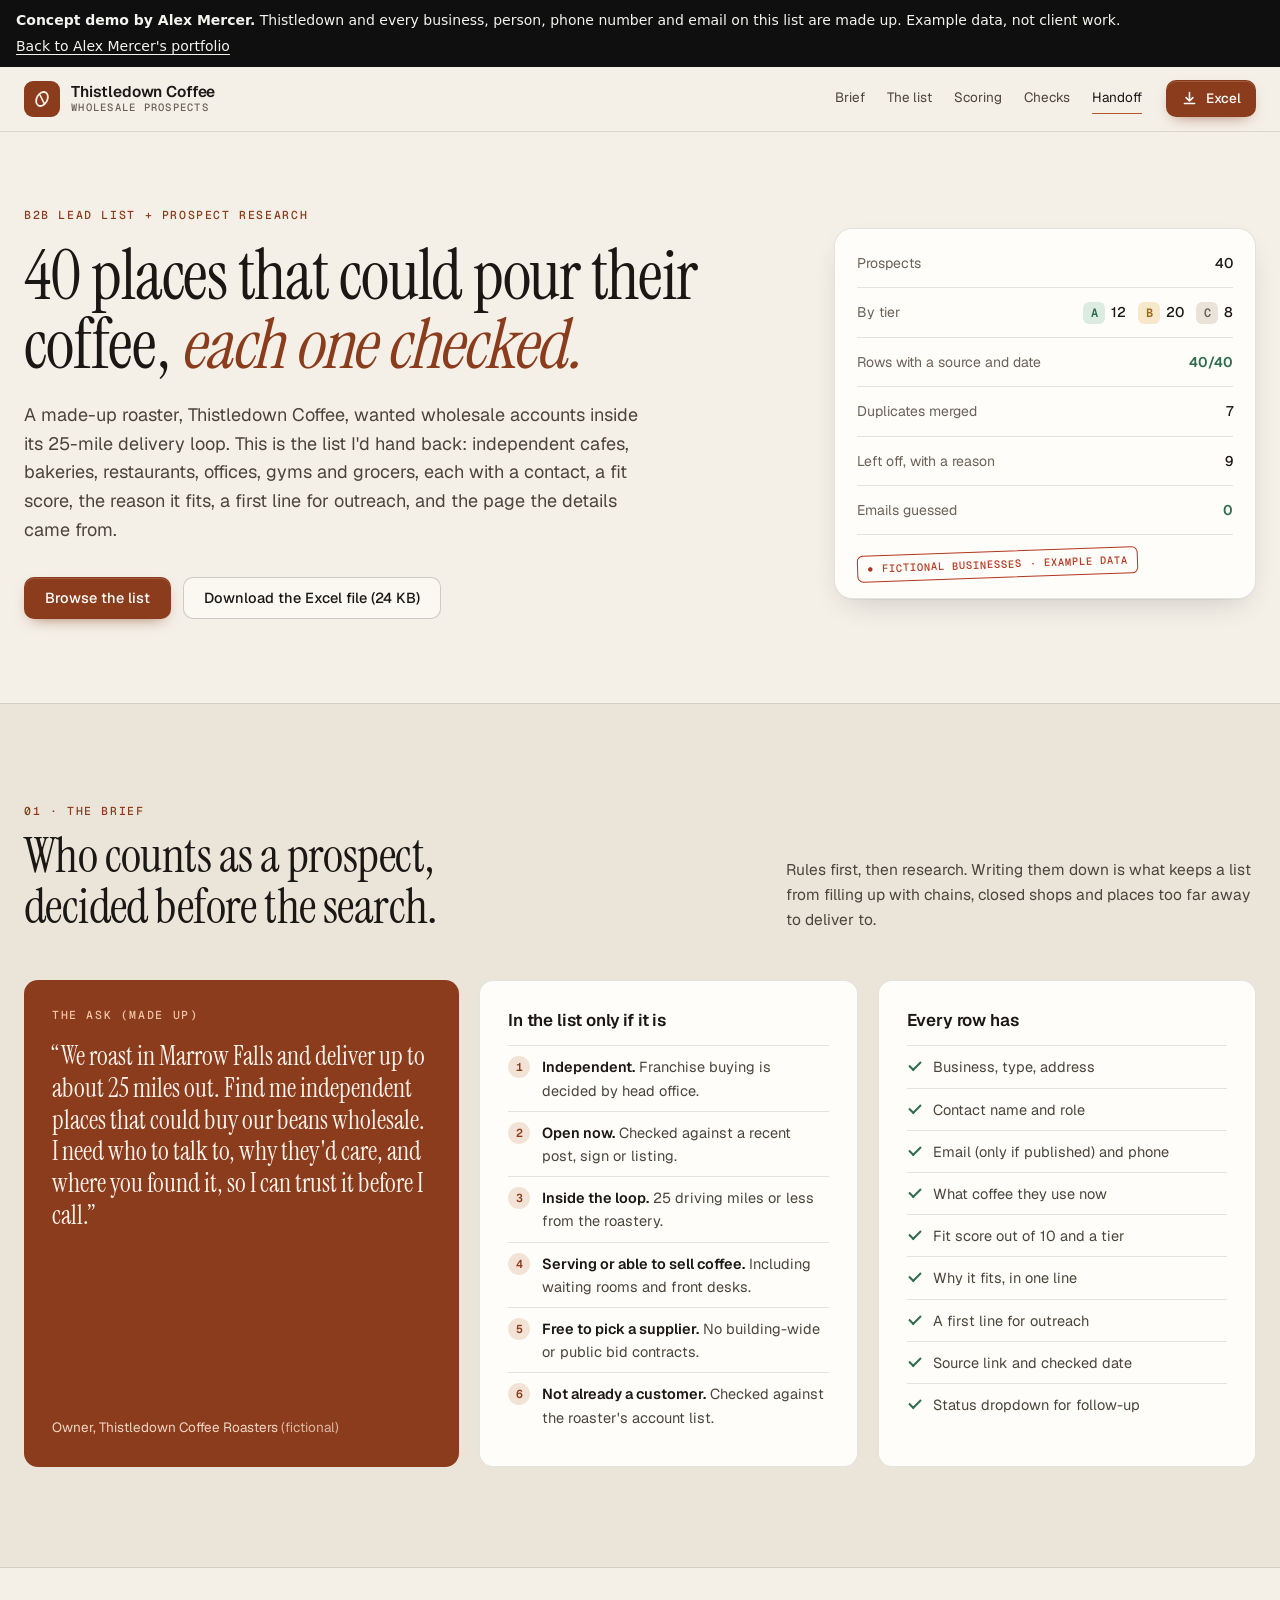
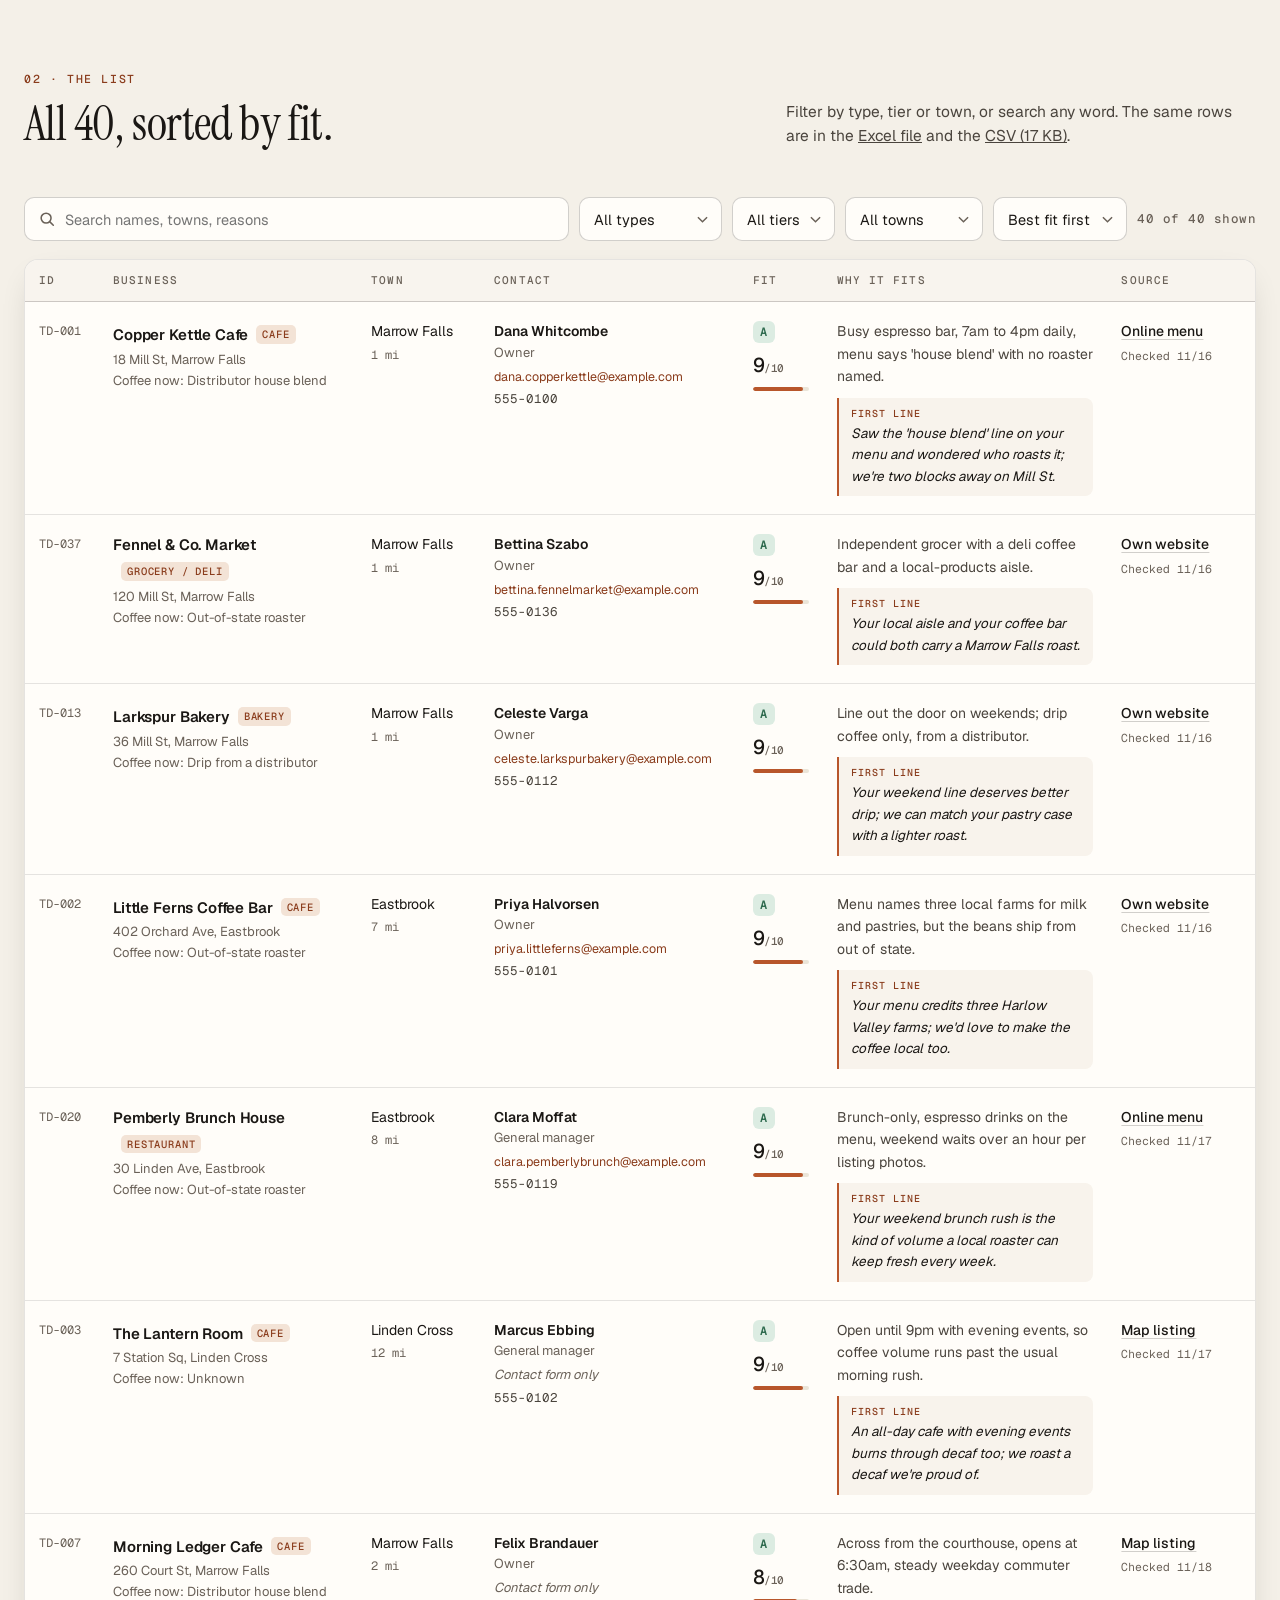
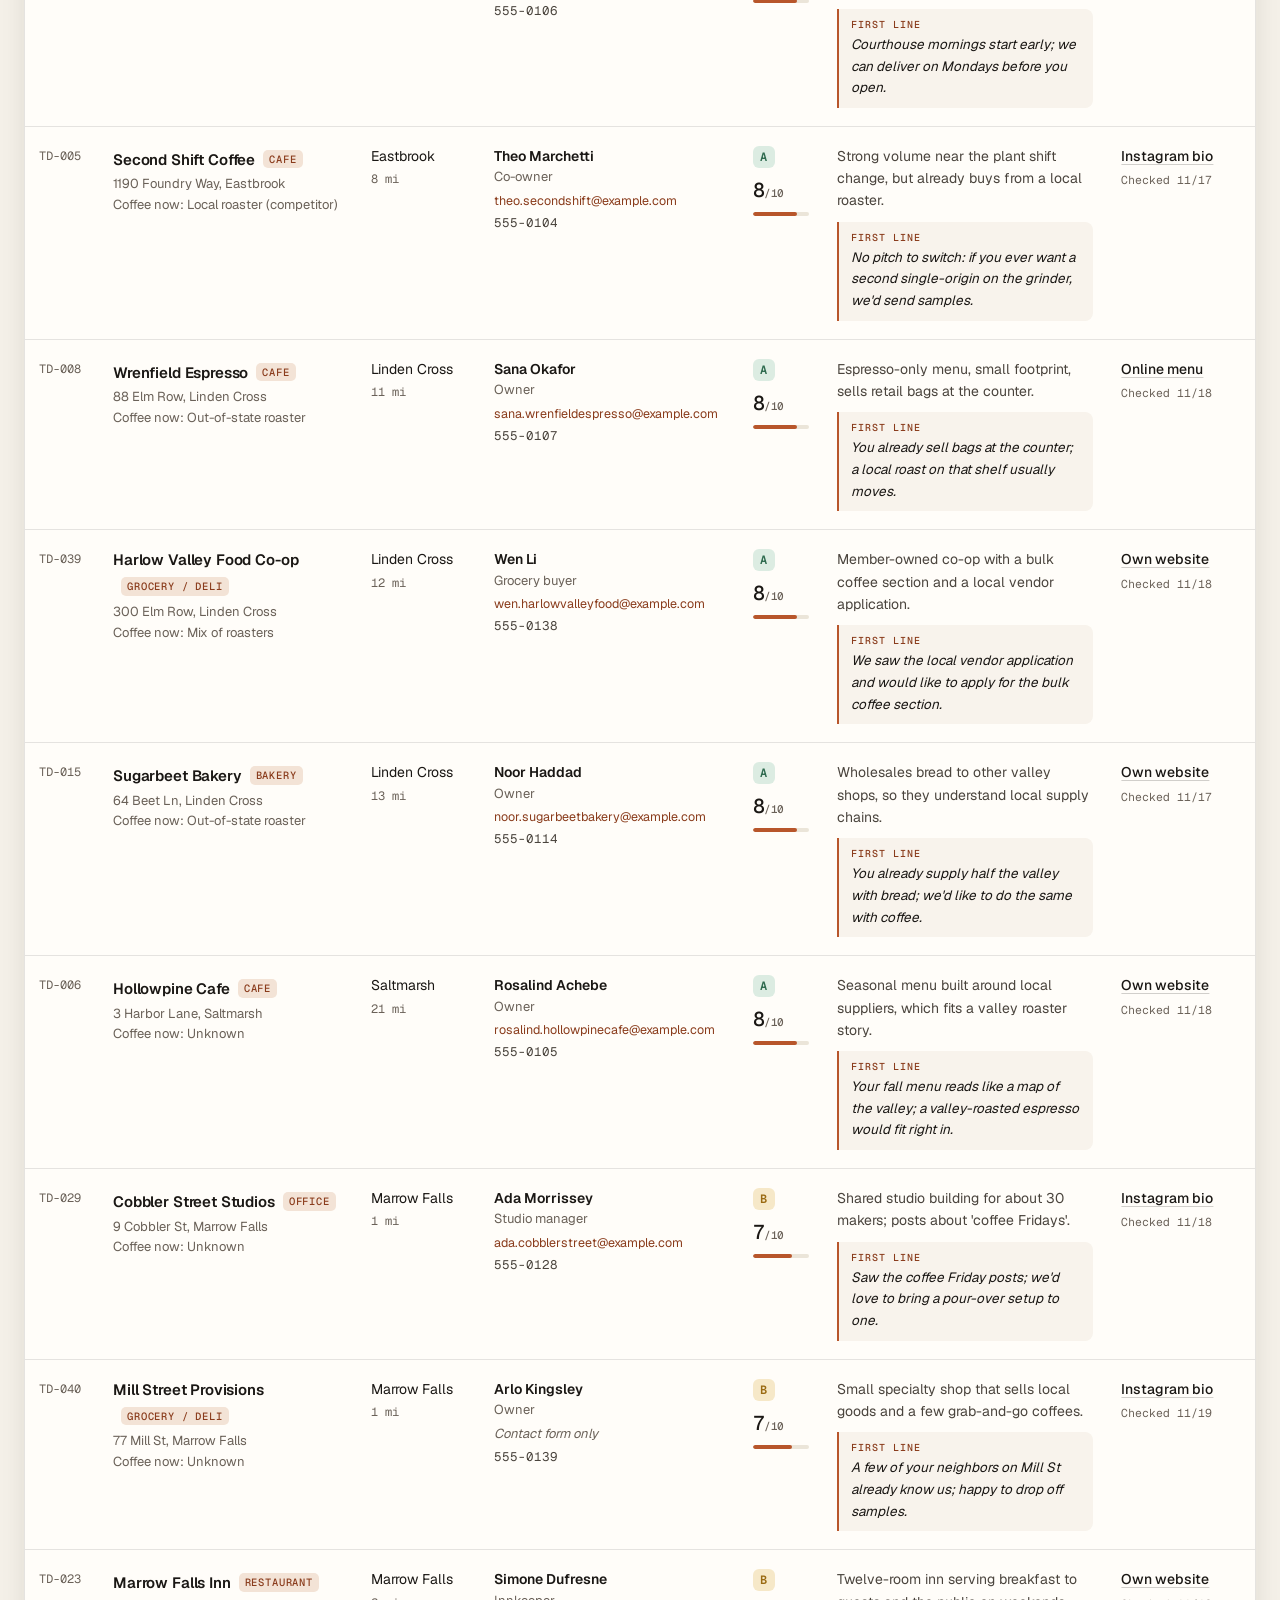
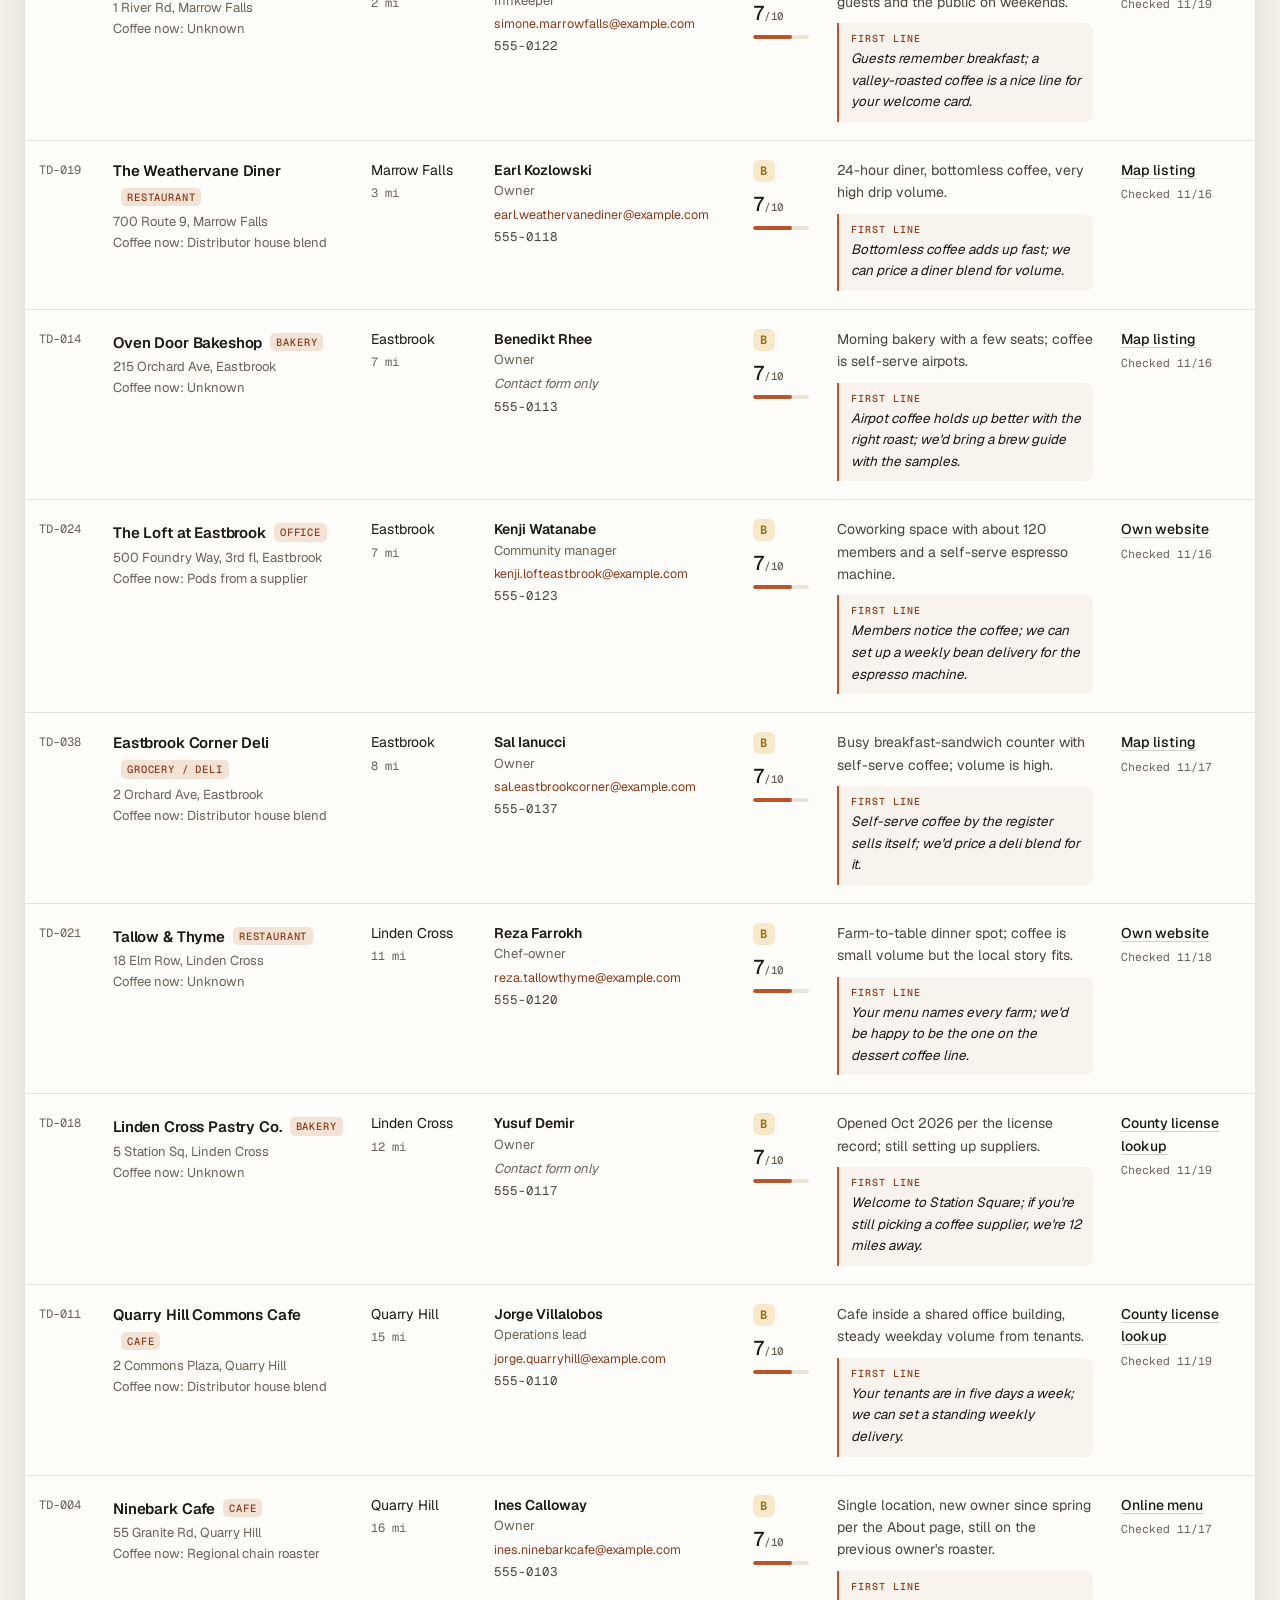
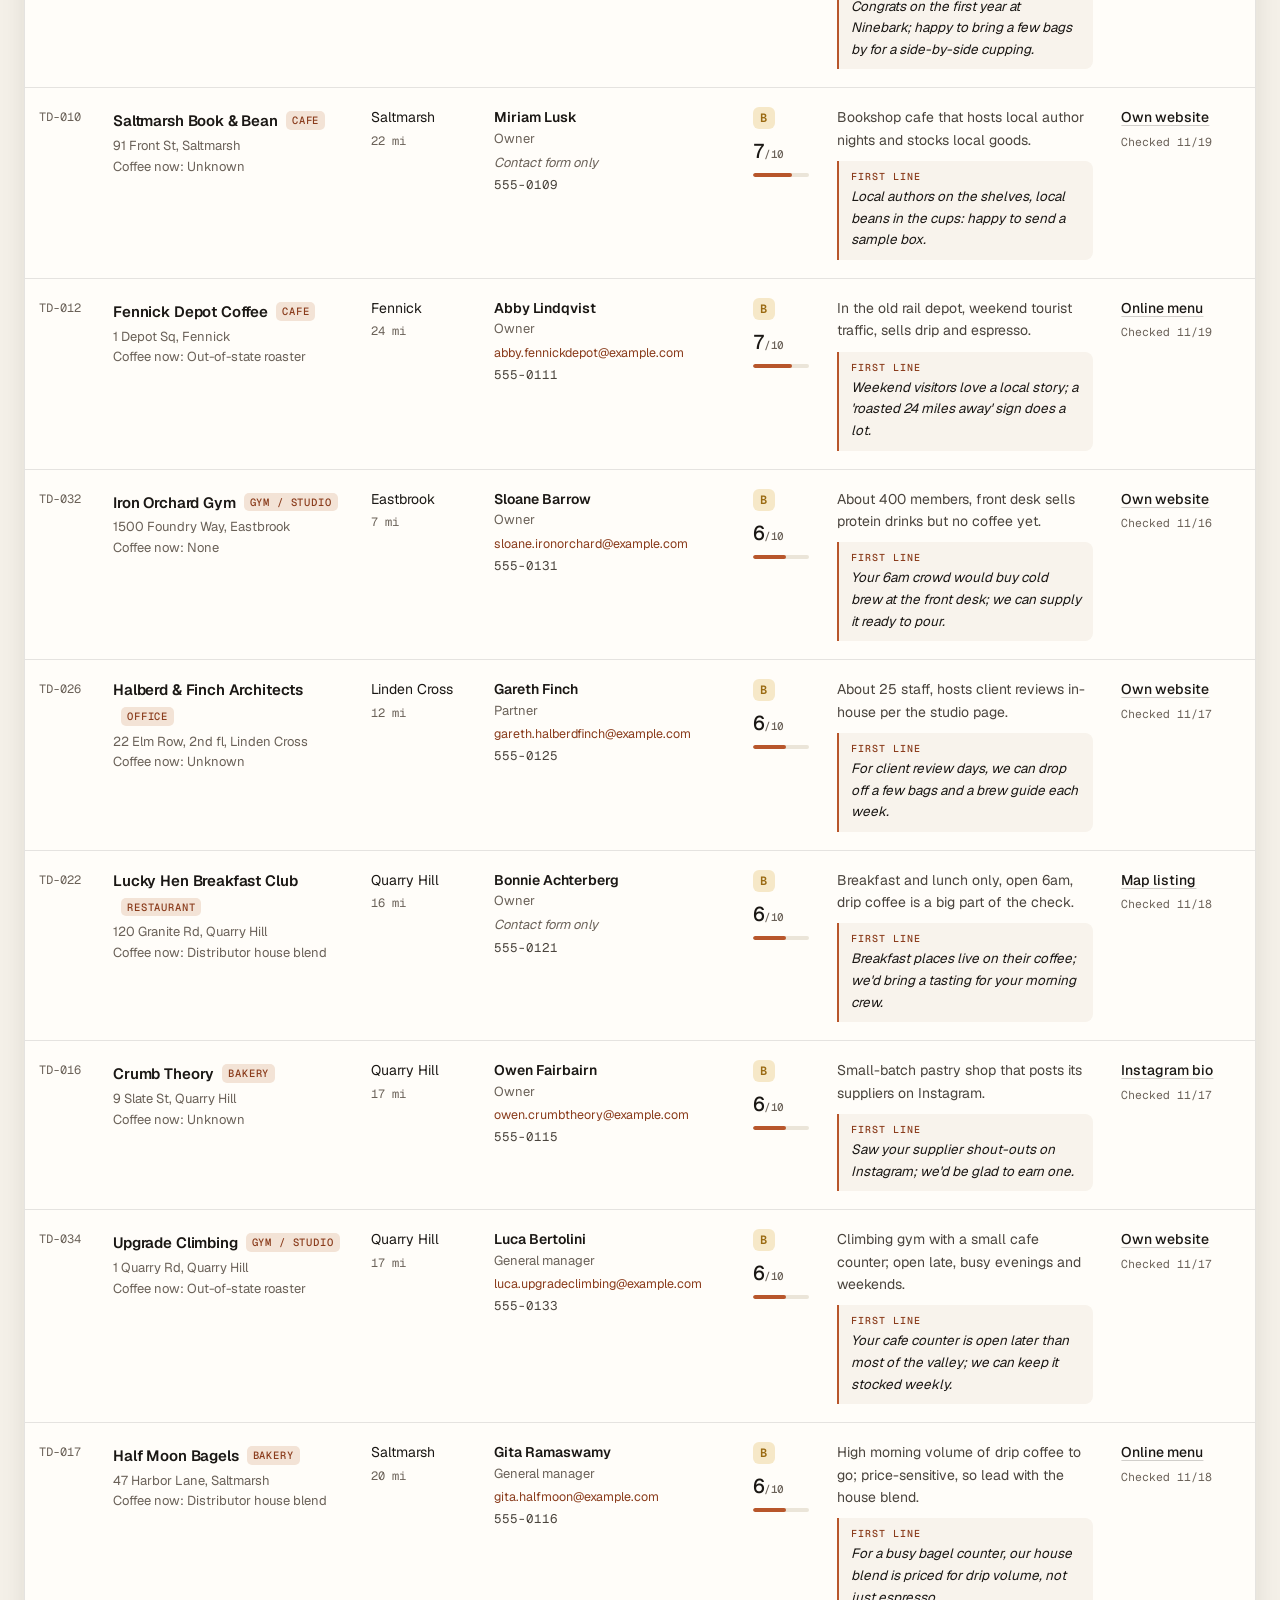
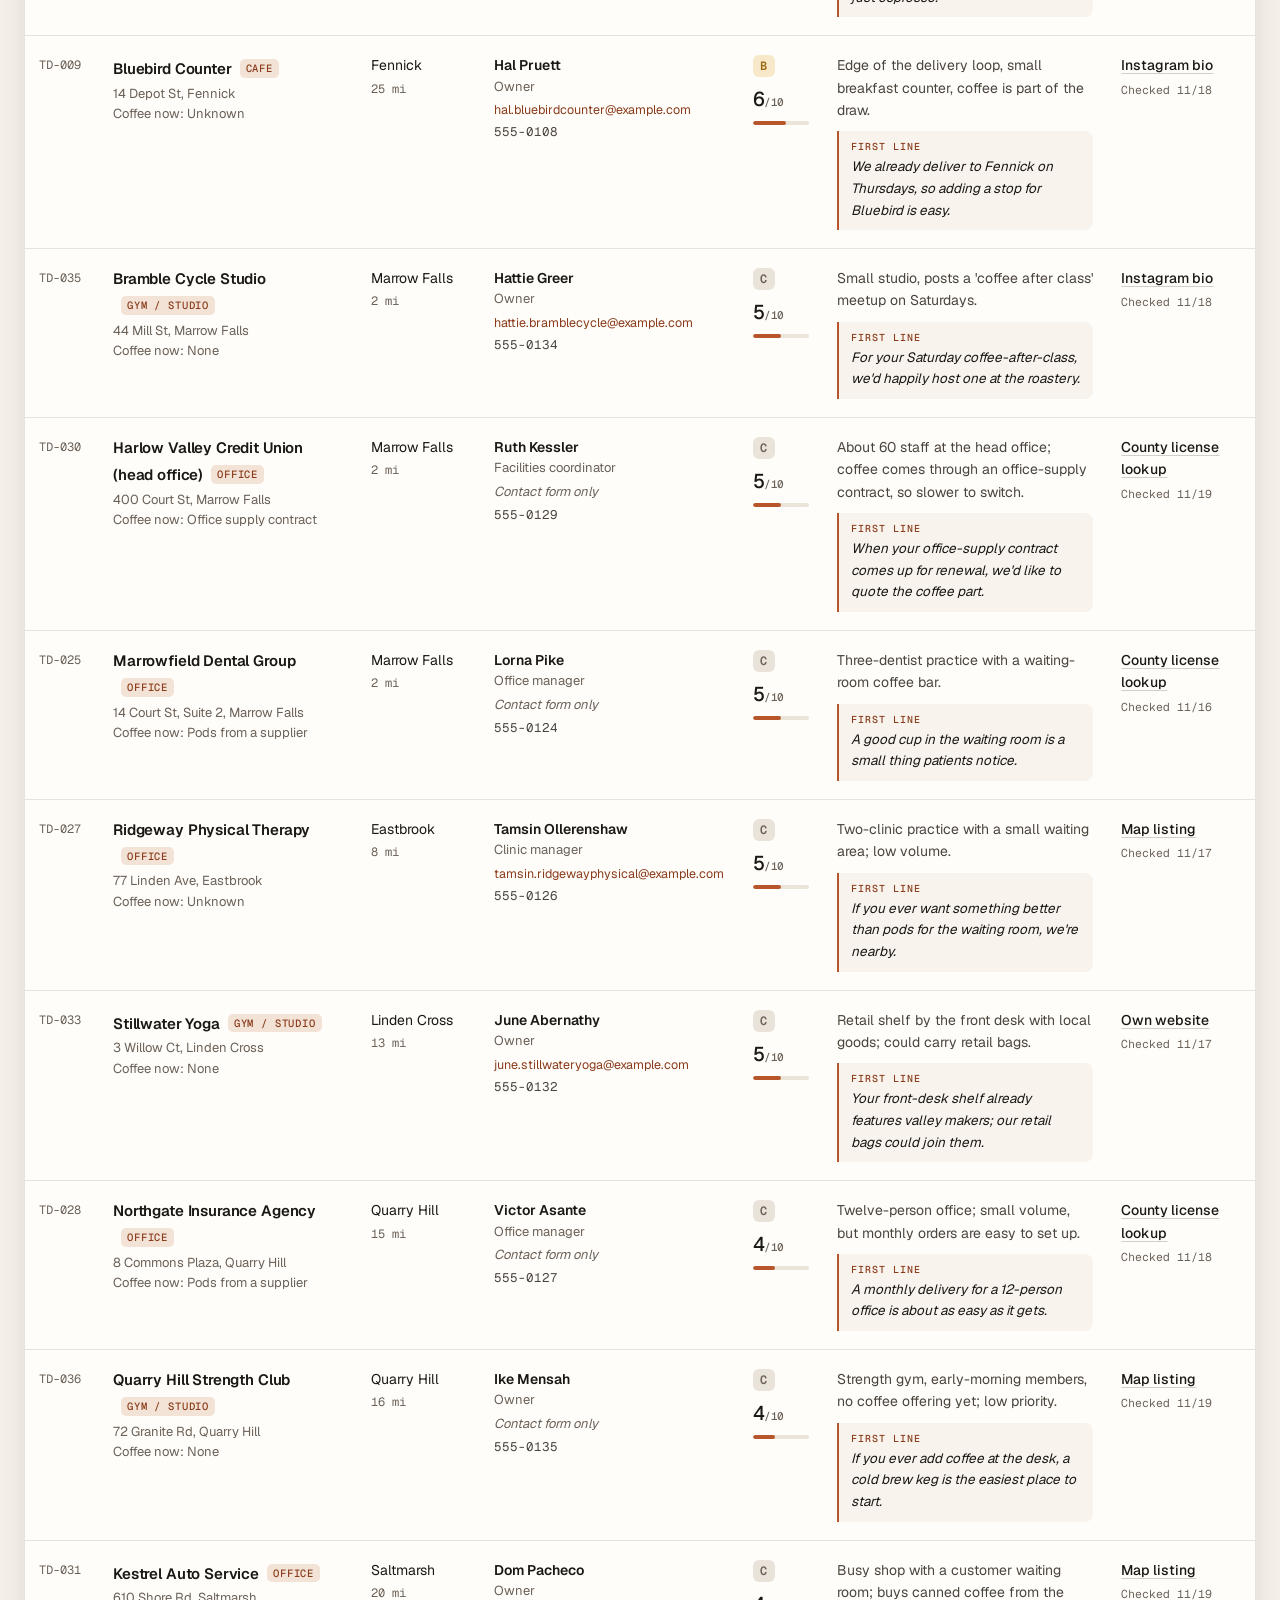
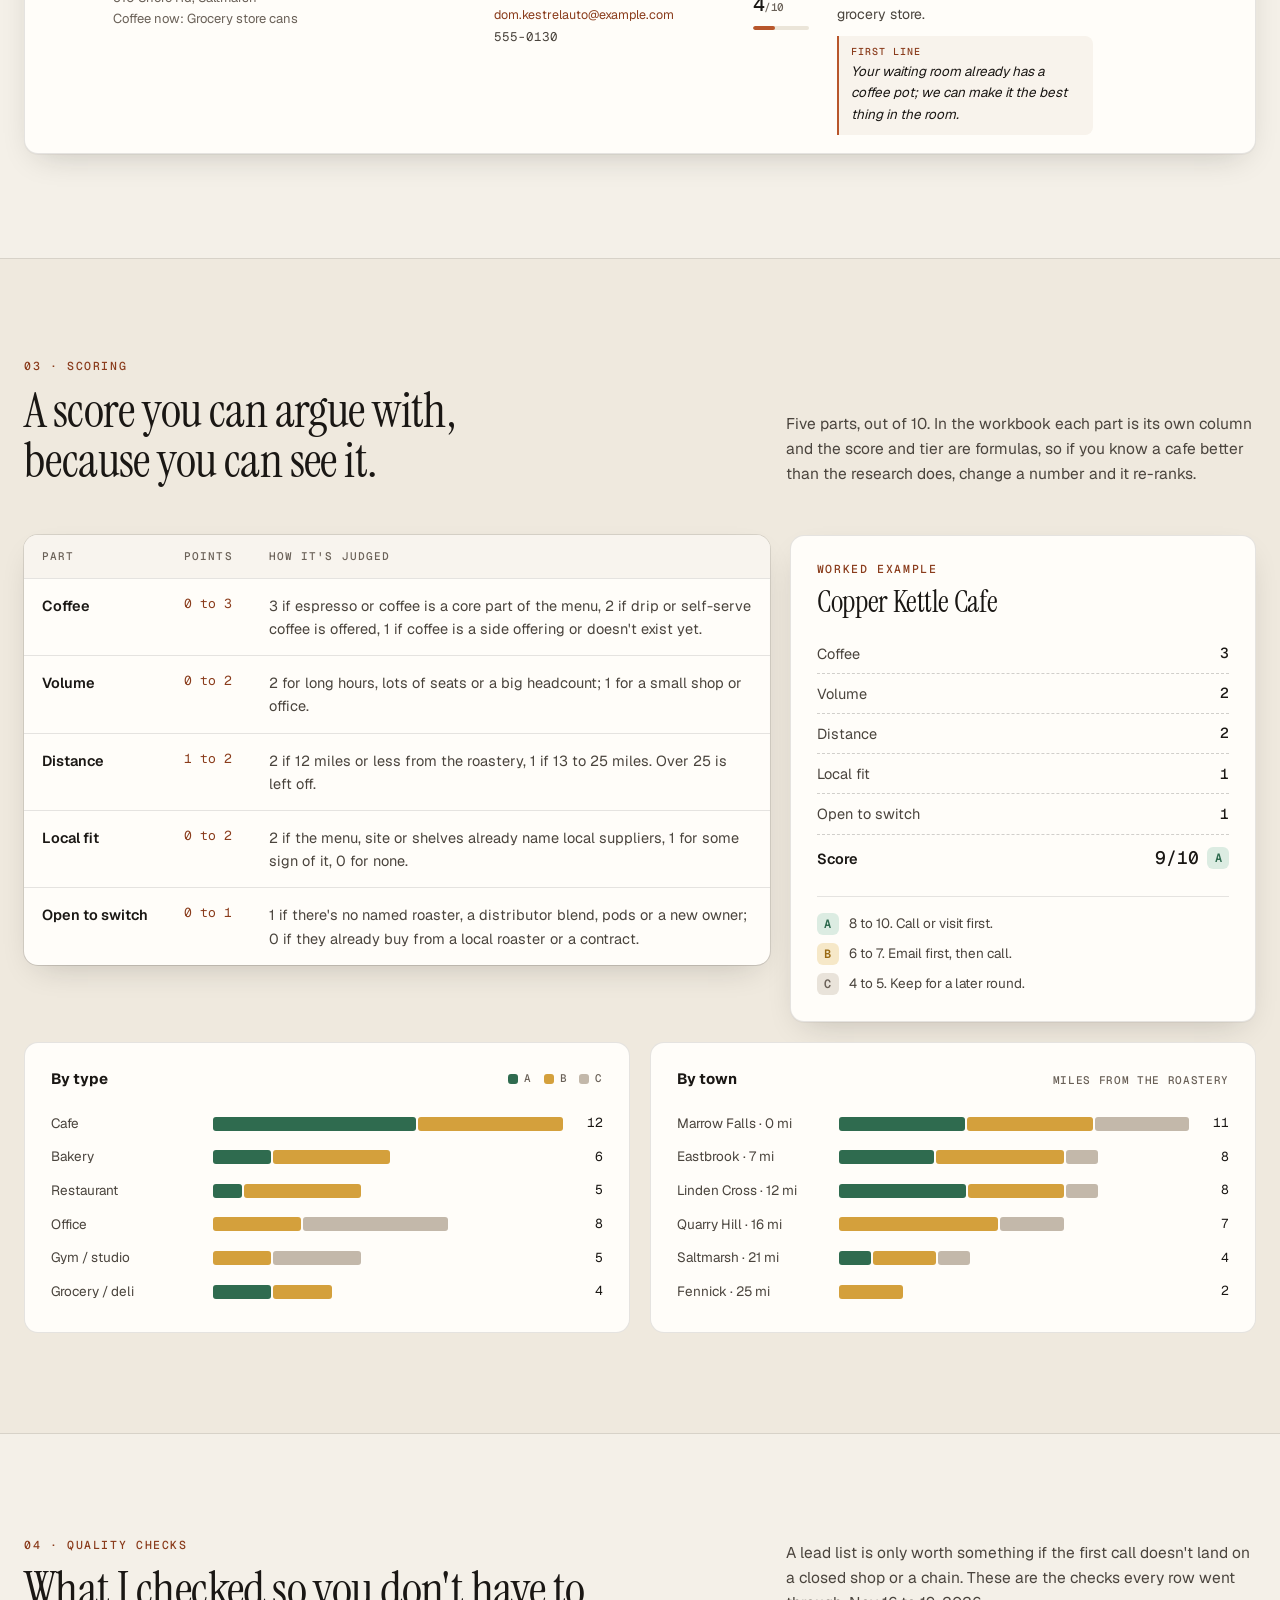
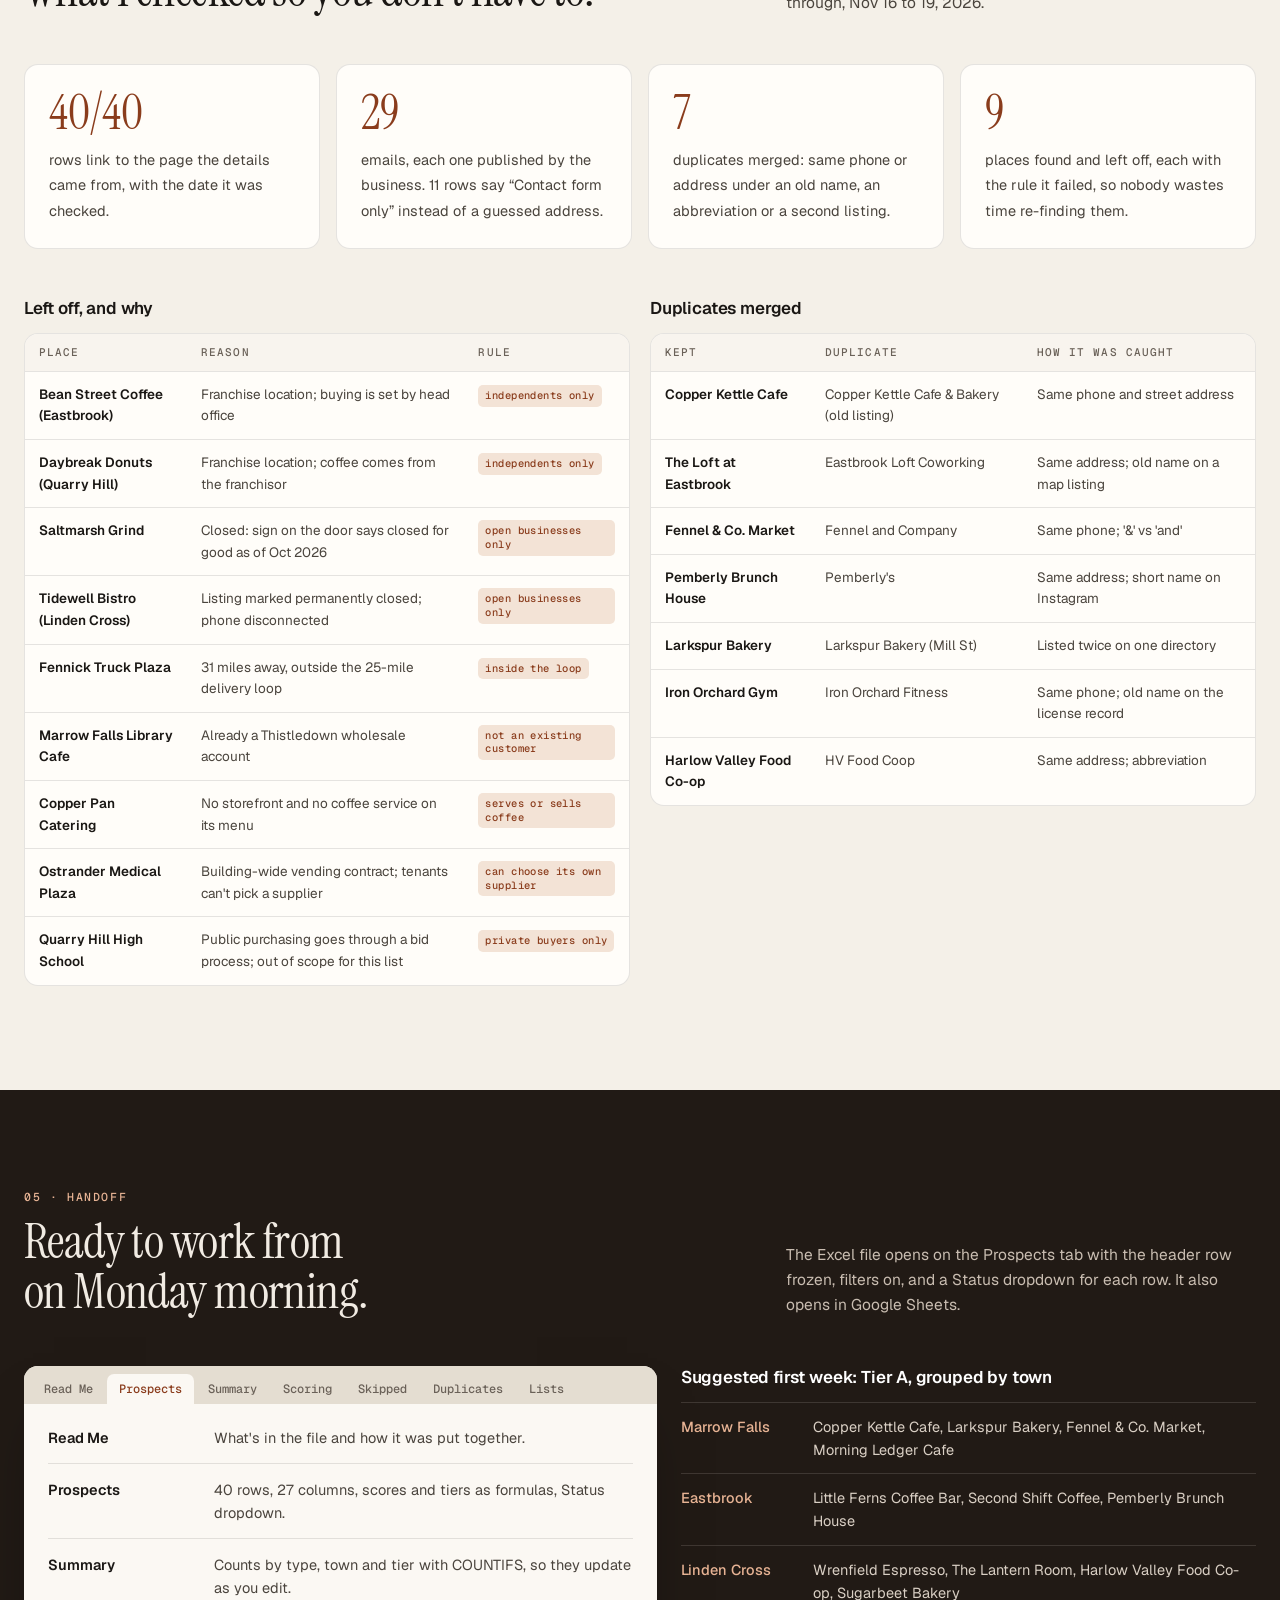
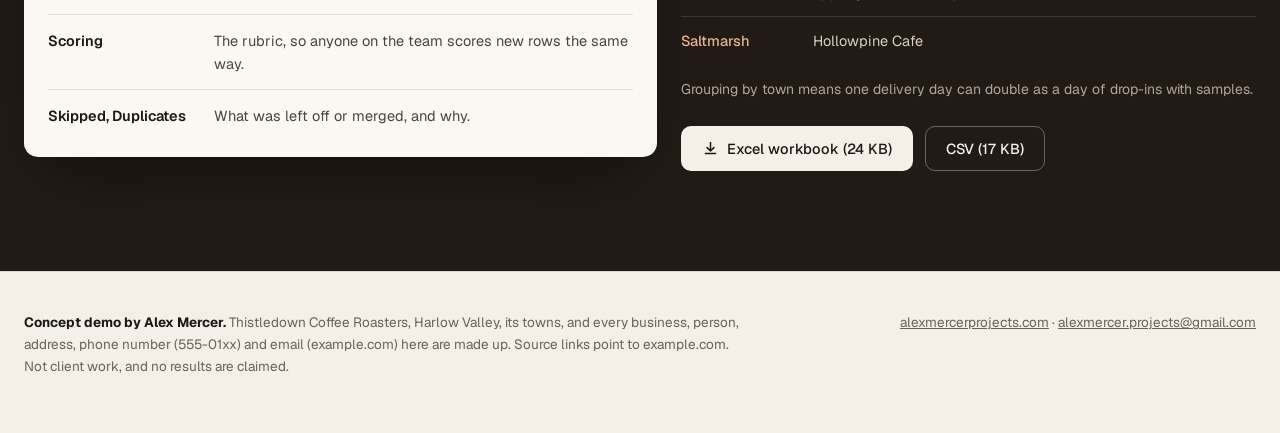
<file: docs/index.html>
<!DOCTYPE html>
<html lang="en">
<head>
  <meta charset="utf-8">
  <meta name="viewport" content="width=device-width, initial-scale=1">
  <title>Thistledown Coffee Roasters: wholesale prospect list (concept demo) · Alex Mercer</title>
  <meta name="description" content="Concept demo: a researched B2B lead list of 40 made-up independent cafes, bakeries, restaurants, offices, gyms and grocers for a made-up coffee roaster, with contacts, fit scores, reasons, first lines, sources and an Excel file.">
  <meta name="robots" content="noindex">
  <meta name="theme-color" content="#f4f0e8">
  <meta property="og:title" content="Wholesale prospect list, concept demo">
  <meta property="og:description" content="A researched lead list for a made-up coffee roaster: 40 prospects, each with a contact, a fit score, a reason, a source and a checked date. Fictional businesses, example data.">
  <meta property="og:type" content="website">
  <link rel="preload" href="fonts/Geist.woff2" as="font" type="font/woff2" crossorigin>
  <link rel="preload" href="fonts/InstrumentSerif.woff2" as="font" type="font/woff2" crossorigin>
  <link rel="stylesheet" href="css/styles.css">
  <link rel="icon" href="data:image/svg+xml,%3Csvg xmlns='http://www.w3.org/2000/svg' viewBox='0 0 32 32'%3E%3Crect width='32' height='32' rx='7' fill='%238a3c1c'/%3E%3Cellipse cx='16' cy='16' rx='7' ry='10' fill='none' stroke='%23f4f0e8' stroke-width='2.4' transform='rotate(30 16 16)'/%3E%3Cpath d='M12 9c4 4 4 10 8 14' stroke='%23f4f0e8' stroke-width='2.2' fill='none'/%3E%3C/svg%3E">
  <script>if(!/[?&]static\b/.test(location.search)&&!matchMedia('(prefers-reduced-motion: reduce)').matches)document.documentElement.classList.add('anim');</script>
</head>
<body>
<div class="am-demo-bar" role="note" style="font:14px/1.45 system-ui,-apple-system,'Segoe UI',sans-serif;background:#0f0f0f;color:#f3f3ef;padding:10px 16px;display:flex;flex-wrap:wrap;gap:6px 18px;justify-content:space-between;align-items:center;position:relative;z-index:50"><span><b>Concept demo by Alex Mercer.</b> Thistledown and every business, person, phone number and email on this list are made up. Example data, not client work.</span><a href="https://alexmercerprojects.com/" style="color:#f3f3ef;text-decoration:underline;text-underline-offset:3px">Back to Alex Mercer&#39;s portfolio</a></div>
<a class="skip" href="#main">Skip to content</a>
<header class="top">
  <div class="wrap top__inner">
    <a class="logo" href="#main"><span class="logo__mark" aria-hidden="true"><svg viewBox="0 0 32 32"><ellipse cx="16" cy="16" rx="7" ry="10" fill="none" stroke="currentColor" stroke-width="2.4" transform="rotate(30 16 16)"/><path d="M12 9c4 4 4 10 8 14" stroke="currentColor" stroke-width="2.2" fill="none"/></svg></span><span class="logo__word"><span>Thistledown Coffee</span><small>Wholesale prospects</small></span></a>
    <nav class="nav" aria-label="Sections"><a href="#brief">Brief</a><a href="#list">The list</a><a href="#scoring">Scoring</a><a href="#checks">Checks</a><a href="#handoff">Handoff</a></nav>
    <a class="btn btn--solid btn--sm" href="Thistledown-wholesale-prospects-DEMO.xlsx" download><svg viewBox="0 0 20 20" aria-hidden="true"><path d="M10 3v10m0 0-4-4m4 4 4-4M4 16h12" fill="none" stroke="currentColor" stroke-width="1.8" stroke-linecap="round" stroke-linejoin="round"/></svg><span>Excel</span></a>
  </div>
</header>

<main id="main">
<section class="hero wrap">
  <div class="hero__copy">
    <p class="eyebrow">B2B lead list + prospect research</p>
    <h1>40 places that could pour their coffee, <em>each one checked.</em></h1>
    <p class="lede">A made-up roaster, Thistledown Coffee, wanted wholesale accounts inside its 25-mile delivery loop. This is the list I'd hand back: independent cafes, bakeries, restaurants, offices, gyms and grocers, each with a contact, a fit score, the reason it fits, a first line for outreach, and the page the details came from.</p>
    <div class="hero__cta"><a class="btn btn--solid" href="#list">Browse the list</a><a class="btn btn--ghost" href="Thistledown-wholesale-prospects-DEMO.xlsx" download>Download the Excel file (24 KB)</a></div>
  </div>
  <aside class="facts" aria-label="At a glance">
    <dl>
      <div><dt>Prospects</dt><dd>40</dd></div>
      <div><dt>By tier</dt><dd class="tiers"><span class="tier tier--a">A</span> 12 <span class="tier tier--b">B</span> 20 <span class="tier tier--c">C</span> 8</dd></div>
      <div><dt>Rows with a source and date</dt><dd><b>40/40</b></dd></div>
      <div><dt>Duplicates merged</dt><dd>7</dd></div>
      <div><dt>Left off, with a reason</dt><dd>9</dd></div>
      <div><dt>Emails guessed</dt><dd><b>0</b></dd></div>
    </dl>
    <p class="stamp">● Fictional businesses · example data</p>
  </aside>
</section>

<section class="band" id="brief" aria-labelledby="brief-h">
  <div class="wrap">
    <div class="sec-head">
      <div><p class="eyebrow">01 · The brief</p><h2 id="brief-h">Who counts as a prospect, decided before the search.</h2></div>
      <p class="sec-head__note">Rules first, then research. Writing them down is what keeps a list from filling up with chains, closed shops and places too far away to deliver to.</p>
    </div>
    <div class="brief">
      <figure class="ask reveal">
        <figcaption class="eyebrow">The ask (made up)</figcaption>
        <blockquote>“We roast in Marrow Falls and deliver up to about 25 miles out. Find me independent places that could buy our beans wholesale. I need who to talk to, why they'd care, and where you found it, so I can trust it before I call.”</blockquote>
        <p class="ask__by">Owner, Thistledown Coffee Roasters <span>(fictional)</span></p>
      </figure>
      <div class="rules reveal">
        <h3>In the list only if it is</h3>
        <ol>
          <li><b>Independent.</b> Franchise buying is decided by head office.</li>
          <li><b>Open now.</b> Checked against a recent post, sign or listing.</li>
          <li><b>Inside the loop.</b> 25 driving miles or less from the roastery.</li>
          <li><b>Serving or able to sell coffee.</b> Including waiting rooms and front desks.</li>
          <li><b>Free to pick a supplier.</b> No building-wide or public bid contracts.</li>
          <li><b>Not already a customer.</b> Checked against the roaster's account list.</li>
        </ol>
      </div>
      <div class="fields reveal">
        <h3>Every row has</h3>
        <ul>
          <li><span>Business, type, address</span></li>
          <li><span>Contact name and role</span></li>
          <li><span>Email (only if published) and phone</span></li>
          <li><span>What coffee they use now</span></li>
          <li><span>Fit score out of 10 and a tier</span></li>
          <li><span>Why it fits, in one line</span></li>
          <li><span>A first line for outreach</span></li>
          <li><span>Source link and checked date</span></li>
          <li><span>Status dropdown for follow-up</span></li>
        </ul>
      </div>
    </div>
  </div>
</section>

<section class="sec" id="list" aria-labelledby="list-h">
  <div class="wrap">
    <div class="sec-head">
      <div><p class="eyebrow">02 · The list</p><h2 id="list-h">All 40, sorted by fit.</h2></div>
      <p class="sec-head__note">Filter by type, tier or town, or search any word. The same rows are in the <a href="Thistledown-wholesale-prospects-DEMO.xlsx" download>Excel file</a> and the <a href="Thistledown-wholesale-prospects-DEMO.csv" download>CSV&nbsp;(17&nbsp;KB)</a>.</p>
    </div>
    <form class="tools" role="search" aria-label="Filter the list" onsubmit="return false">
      <label class="tools__search"><span class="sr">Search</span><svg viewBox="0 0 20 20" aria-hidden="true"><circle cx="9" cy="9" r="5.5" fill="none" stroke="currentColor" stroke-width="1.7"/><path d="m13.2 13.2 3.8 3.8" stroke="currentColor" stroke-width="1.7" stroke-linecap="round"/></svg><input id="q" type="search" placeholder="Search names, towns, reasons" autocomplete="off"></label>
      <label><span class="sr">Type</span><select id="f-type"><option value="">All types</option><option value="Cafe">Cafe</option><option value="Bakery">Bakery</option><option value="Restaurant">Restaurant</option><option value="Office">Office</option><option value="Gym / studio">Gym / studio</option><option value="Grocery / deli">Grocery / deli</option></select></label>
      <label><span class="sr">Tier</span><select id="f-tier"><option value="">All tiers</option><option value="A">Tier A</option><option value="B">Tier B</option><option value="C">Tier C</option></select></label>
      <label><span class="sr">Town</span><select id="f-town"><option value="">All towns</option><option value="Marrow Falls">Marrow Falls</option><option value="Eastbrook">Eastbrook</option><option value="Linden Cross">Linden Cross</option><option value="Quarry Hill">Quarry Hill</option><option value="Saltmarsh">Saltmarsh</option><option value="Fennick">Fennick</option></select></label>
      <label><span class="sr">Sort</span><select id="f-sort"><option value="score">Best fit first</option><option value="miles">Closest first</option><option value="name">A to Z</option></select></label>
      <p class="tools__count" aria-live="polite"><span id="count">40</span> of 40 shown</p>
    </form>
    <div class="table-wrap">
      <table class="list" id="prospects">
        <caption class="sr">Wholesale prospects for Thistledown Coffee Roasters (fictional)</caption>
        <thead><tr><th scope="col">ID</th><th scope="col">Business</th><th scope="col">Town</th><th scope="col">Contact</th><th scope="col">Fit</th><th scope="col">Why it fits</th><th scope="col">Source</th></tr></thead>
        <tbody><tr data-type="Cafe" data-tier="A" data-town="Marrow Falls" data-score="9" data-miles="1" data-name="Copper Kettle Cafe" data-text="copper kettle cafe dana whitcombe busy espresso bar, 7am to 4pm daily, menu says &#x27;house blend&#x27; with no roaster named. marrow falls cafe"><td class="c-id mono">TD-001</td><td class="c-biz"><b>Copper Kettle Cafe</b><span class="type">Cafe</span><span class="addr">18 Mill St, Marrow Falls</span><span class="now">Coffee now: Distributor house blend</span></td><td class="c-town">Marrow Falls<span class="mono">1 mi</span></td><td class="c-contact"><b>Dana Whitcombe</b><span>Owner</span><a href="mailto:dana.copperkettle@example.com">dana.copperkettle@example.com</a><span class="mono">555-0100</span></td><td class="c-fit"><span class="tier tier--a">A</span><span class="score mono">9<small>/10</small></span><span class="bar" aria-hidden="true"><i style="width:90%"></i></span></td><td class="c-why"><p>Busy espresso bar, 7am to 4pm daily, menu says &#x27;house blend&#x27; with no roaster named.</p><p class="opener"><span>First line</span>Saw the &#x27;house blend&#x27; line on your menu and wondered who roasts it; we&#x27;re two blocks away on Mill St.</p></td><td class="c-src"><a href="https://example.com/copperkettle/menu" rel="nofollow">Online menu</a><span class="mono">Checked 11/16</span></td></tr><tr data-type="Grocery / deli" data-tier="A" data-town="Marrow Falls" data-score="9" data-miles="1" data-name="Fennel &amp; Co. Market" data-text="fennel &amp; co. market bettina szabo independent grocer with a deli coffee bar and a local-products aisle. marrow falls grocery / deli"><td class="c-id mono">TD-037</td><td class="c-biz"><b>Fennel &amp; Co. Market</b><span class="type">Grocery / deli</span><span class="addr">120 Mill St, Marrow Falls</span><span class="now">Coffee now: Out-of-state roaster</span></td><td class="c-town">Marrow Falls<span class="mono">1 mi</span></td><td class="c-contact"><b>Bettina Szabo</b><span>Owner</span><a href="mailto:bettina.fennelmarket@example.com">bettina.fennelmarket@example.com</a><span class="mono">555-0136</span></td><td class="c-fit"><span class="tier tier--a">A</span><span class="score mono">9<small>/10</small></span><span class="bar" aria-hidden="true"><i style="width:90%"></i></span></td><td class="c-why"><p>Independent grocer with a deli coffee bar and a local-products aisle.</p><p class="opener"><span>First line</span>Your local aisle and your coffee bar could both carry a Marrow Falls roast.</p></td><td class="c-src"><a href="https://example.com/fennelmarket/about" rel="nofollow">Own website</a><span class="mono">Checked 11/16</span></td></tr><tr data-type="Bakery" data-tier="A" data-town="Marrow Falls" data-score="9" data-miles="1" data-name="Larkspur Bakery" data-text="larkspur bakery celeste varga line out the door on weekends; drip coffee only, from a distributor. marrow falls bakery"><td class="c-id mono">TD-013</td><td class="c-biz"><b>Larkspur Bakery</b><span class="type">Bakery</span><span class="addr">36 Mill St, Marrow Falls</span><span class="now">Coffee now: Drip from a distributor</span></td><td class="c-town">Marrow Falls<span class="mono">1 mi</span></td><td class="c-contact"><b>Celeste Varga</b><span>Owner</span><a href="mailto:celeste.larkspurbakery@example.com">celeste.larkspurbakery@example.com</a><span class="mono">555-0112</span></td><td class="c-fit"><span class="tier tier--a">A</span><span class="score mono">9<small>/10</small></span><span class="bar" aria-hidden="true"><i style="width:90%"></i></span></td><td class="c-why"><p>Line out the door on weekends; drip coffee only, from a distributor.</p><p class="opener"><span>First line</span>Your weekend line deserves better drip; we can match your pastry case with a lighter roast.</p></td><td class="c-src"><a href="https://example.com/larkspurbakery/about" rel="nofollow">Own website</a><span class="mono">Checked 11/16</span></td></tr><tr data-type="Cafe" data-tier="A" data-town="Eastbrook" data-score="9" data-miles="7" data-name="Little Ferns Coffee Bar" data-text="little ferns coffee bar priya halvorsen menu names three local farms for milk and pastries, but the beans ship from out of state. eastbrook cafe"><td class="c-id mono">TD-002</td><td class="c-biz"><b>Little Ferns Coffee Bar</b><span class="type">Cafe</span><span class="addr">402 Orchard Ave, Eastbrook</span><span class="now">Coffee now: Out-of-state roaster</span></td><td class="c-town">Eastbrook<span class="mono">7 mi</span></td><td class="c-contact"><b>Priya Halvorsen</b><span>Owner</span><a href="mailto:priya.littleferns@example.com">priya.littleferns@example.com</a><span class="mono">555-0101</span></td><td class="c-fit"><span class="tier tier--a">A</span><span class="score mono">9<small>/10</small></span><span class="bar" aria-hidden="true"><i style="width:90%"></i></span></td><td class="c-why"><p>Menu names three local farms for milk and pastries, but the beans ship from out of state.</p><p class="opener"><span>First line</span>Your menu credits three Harlow Valley farms; we&#x27;d love to make the coffee local too.</p></td><td class="c-src"><a href="https://example.com/littleferns/about" rel="nofollow">Own website</a><span class="mono">Checked 11/16</span></td></tr><tr data-type="Restaurant" data-tier="A" data-town="Eastbrook" data-score="9" data-miles="8" data-name="Pemberly Brunch House" data-text="pemberly brunch house clara moffat brunch-only, espresso drinks on the menu, weekend waits over an hour per listing photos. eastbrook restaurant"><td class="c-id mono">TD-020</td><td class="c-biz"><b>Pemberly Brunch House</b><span class="type">Restaurant</span><span class="addr">30 Linden Ave, Eastbrook</span><span class="now">Coffee now: Out-of-state roaster</span></td><td class="c-town">Eastbrook<span class="mono">8 mi</span></td><td class="c-contact"><b>Clara Moffat</b><span>General manager</span><a href="mailto:clara.pemberlybrunch@example.com">clara.pemberlybrunch@example.com</a><span class="mono">555-0119</span></td><td class="c-fit"><span class="tier tier--a">A</span><span class="score mono">9<small>/10</small></span><span class="bar" aria-hidden="true"><i style="width:90%"></i></span></td><td class="c-why"><p>Brunch-only, espresso drinks on the menu, weekend waits over an hour per listing photos.</p><p class="opener"><span>First line</span>Your weekend brunch rush is the kind of volume a local roaster can keep fresh every week.</p></td><td class="c-src"><a href="https://example.com/pemberlybrunch/menu" rel="nofollow">Online menu</a><span class="mono">Checked 11/17</span></td></tr><tr data-type="Cafe" data-tier="A" data-town="Linden Cross" data-score="9" data-miles="12" data-name="The Lantern Room" data-text="the lantern room marcus ebbing open until 9pm with evening events, so coffee volume runs past the usual morning rush. linden cross cafe"><td class="c-id mono">TD-003</td><td class="c-biz"><b>The Lantern Room</b><span class="type">Cafe</span><span class="addr">7 Station Sq, Linden Cross</span><span class="now">Coffee now: Unknown</span></td><td class="c-town">Linden Cross<span class="mono">12 mi</span></td><td class="c-contact"><b>Marcus Ebbing</b><span>General manager</span><span class="muted">Contact form only</span><span class="mono">555-0102</span></td><td class="c-fit"><span class="tier tier--a">A</span><span class="score mono">9<small>/10</small></span><span class="bar" aria-hidden="true"><i style="width:90%"></i></span></td><td class="c-why"><p>Open until 9pm with evening events, so coffee volume runs past the usual morning rush.</p><p class="opener"><span>First line</span>An all-day cafe with evening events burns through decaf too; we roast a decaf we&#x27;re proud of.</p></td><td class="c-src"><a href="https://example.com/lanternroom/listing" rel="nofollow">Map listing</a><span class="mono">Checked 11/17</span></td></tr><tr data-type="Cafe" data-tier="A" data-town="Marrow Falls" data-score="8" data-miles="2" data-name="Morning Ledger Cafe" data-text="morning ledger cafe felix brandauer across from the courthouse, opens at 6:30am, steady weekday commuter trade. marrow falls cafe"><td class="c-id mono">TD-007</td><td class="c-biz"><b>Morning Ledger Cafe</b><span class="type">Cafe</span><span class="addr">260 Court St, Marrow Falls</span><span class="now">Coffee now: Distributor house blend</span></td><td class="c-town">Marrow Falls<span class="mono">2 mi</span></td><td class="c-contact"><b>Felix Brandauer</b><span>Owner</span><span class="muted">Contact form only</span><span class="mono">555-0106</span></td><td class="c-fit"><span class="tier tier--a">A</span><span class="score mono">8<small>/10</small></span><span class="bar" aria-hidden="true"><i style="width:80%"></i></span></td><td class="c-why"><p>Across from the courthouse, opens at 6:30am, steady weekday commuter trade.</p><p class="opener"><span>First line</span>Courthouse mornings start early; we can deliver on Mondays before you open.</p></td><td class="c-src"><a href="https://example.com/morningledger/listing" rel="nofollow">Map listing</a><span class="mono">Checked 11/18</span></td></tr><tr data-type="Cafe" data-tier="A" data-town="Eastbrook" data-score="8" data-miles="8" data-name="Second Shift Coffee" data-text="second shift coffee theo marchetti strong volume near the plant shift change, but already buys from a local roaster. eastbrook cafe"><td class="c-id mono">TD-005</td><td class="c-biz"><b>Second Shift Coffee</b><span class="type">Cafe</span><span class="addr">1190 Foundry Way, Eastbrook</span><span class="now">Coffee now: Local roaster (competitor)</span></td><td class="c-town">Eastbrook<span class="mono">8 mi</span></td><td class="c-contact"><b>Theo Marchetti</b><span>Co-owner</span><a href="mailto:theo.secondshift@example.com">theo.secondshift@example.com</a><span class="mono">555-0104</span></td><td class="c-fit"><span class="tier tier--a">A</span><span class="score mono">8<small>/10</small></span><span class="bar" aria-hidden="true"><i style="width:80%"></i></span></td><td class="c-why"><p>Strong volume near the plant shift change, but already buys from a local roaster.</p><p class="opener"><span>First line</span>No pitch to switch: if you ever want a second single-origin on the grinder, we&#x27;d send samples.</p></td><td class="c-src"><a href="https://example.com/secondshift/social" rel="nofollow">Instagram bio</a><span class="mono">Checked 11/17</span></td></tr><tr data-type="Cafe" data-tier="A" data-town="Linden Cross" data-score="8" data-miles="11" data-name="Wrenfield Espresso" data-text="wrenfield espresso sana okafor espresso-only menu, small footprint, sells retail bags at the counter. linden cross cafe"><td class="c-id mono">TD-008</td><td class="c-biz"><b>Wrenfield Espresso</b><span class="type">Cafe</span><span class="addr">88 Elm Row, Linden Cross</span><span class="now">Coffee now: Out-of-state roaster</span></td><td class="c-town">Linden Cross<span class="mono">11 mi</span></td><td class="c-contact"><b>Sana Okafor</b><span>Owner</span><a href="mailto:sana.wrenfieldespresso@example.com">sana.wrenfieldespresso@example.com</a><span class="mono">555-0107</span></td><td class="c-fit"><span class="tier tier--a">A</span><span class="score mono">8<small>/10</small></span><span class="bar" aria-hidden="true"><i style="width:80%"></i></span></td><td class="c-why"><p>Espresso-only menu, small footprint, sells retail bags at the counter.</p><p class="opener"><span>First line</span>You already sell bags at the counter; a local roast on that shelf usually moves.</p></td><td class="c-src"><a href="https://example.com/wrenfieldespresso/menu" rel="nofollow">Online menu</a><span class="mono">Checked 11/18</span></td></tr><tr data-type="Grocery / deli" data-tier="A" data-town="Linden Cross" data-score="8" data-miles="12" data-name="Harlow Valley Food Co-op" data-text="harlow valley food co-op wen li member-owned co-op with a bulk coffee section and a local vendor application. linden cross grocery / deli"><td class="c-id mono">TD-039</td><td class="c-biz"><b>Harlow Valley Food Co-op</b><span class="type">Grocery / deli</span><span class="addr">300 Elm Row, Linden Cross</span><span class="now">Coffee now: Mix of roasters</span></td><td class="c-town">Linden Cross<span class="mono">12 mi</span></td><td class="c-contact"><b>Wen Li</b><span>Grocery buyer</span><a href="mailto:wen.harlowvalleyfood@example.com">wen.harlowvalleyfood@example.com</a><span class="mono">555-0138</span></td><td class="c-fit"><span class="tier tier--a">A</span><span class="score mono">8<small>/10</small></span><span class="bar" aria-hidden="true"><i style="width:80%"></i></span></td><td class="c-why"><p>Member-owned co-op with a bulk coffee section and a local vendor application.</p><p class="opener"><span>First line</span>We saw the local vendor application and would like to apply for the bulk coffee section.</p></td><td class="c-src"><a href="https://example.com/harlowvalleyfood/about" rel="nofollow">Own website</a><span class="mono">Checked 11/18</span></td></tr><tr data-type="Bakery" data-tier="A" data-town="Linden Cross" data-score="8" data-miles="13" data-name="Sugarbeet Bakery" data-text="sugarbeet bakery noor haddad wholesales bread to other valley shops, so they understand local supply chains. linden cross bakery"><td class="c-id mono">TD-015</td><td class="c-biz"><b>Sugarbeet Bakery</b><span class="type">Bakery</span><span class="addr">64 Beet Ln, Linden Cross</span><span class="now">Coffee now: Out-of-state roaster</span></td><td class="c-town">Linden Cross<span class="mono">13 mi</span></td><td class="c-contact"><b>Noor Haddad</b><span>Owner</span><a href="mailto:noor.sugarbeetbakery@example.com">noor.sugarbeetbakery@example.com</a><span class="mono">555-0114</span></td><td class="c-fit"><span class="tier tier--a">A</span><span class="score mono">8<small>/10</small></span><span class="bar" aria-hidden="true"><i style="width:80%"></i></span></td><td class="c-why"><p>Wholesales bread to other valley shops, so they understand local supply chains.</p><p class="opener"><span>First line</span>You already supply half the valley with bread; we&#x27;d like to do the same with coffee.</p></td><td class="c-src"><a href="https://example.com/sugarbeetbakery/about" rel="nofollow">Own website</a><span class="mono">Checked 11/17</span></td></tr><tr data-type="Cafe" data-tier="A" data-town="Saltmarsh" data-score="8" data-miles="21" data-name="Hollowpine Cafe" data-text="hollowpine cafe rosalind achebe seasonal menu built around local suppliers, which fits a valley roaster story. saltmarsh cafe"><td class="c-id mono">TD-006</td><td class="c-biz"><b>Hollowpine Cafe</b><span class="type">Cafe</span><span class="addr">3 Harbor Lane, Saltmarsh</span><span class="now">Coffee now: Unknown</span></td><td class="c-town">Saltmarsh<span class="mono">21 mi</span></td><td class="c-contact"><b>Rosalind Achebe</b><span>Owner</span><a href="mailto:rosalind.hollowpinecafe@example.com">rosalind.hollowpinecafe@example.com</a><span class="mono">555-0105</span></td><td class="c-fit"><span class="tier tier--a">A</span><span class="score mono">8<small>/10</small></span><span class="bar" aria-hidden="true"><i style="width:80%"></i></span></td><td class="c-why"><p>Seasonal menu built around local suppliers, which fits a valley roaster story.</p><p class="opener"><span>First line</span>Your fall menu reads like a map of the valley; a valley-roasted espresso would fit right in.</p></td><td class="c-src"><a href="https://example.com/hollowpinecafe/about" rel="nofollow">Own website</a><span class="mono">Checked 11/18</span></td></tr><tr data-type="Office" data-tier="B" data-town="Marrow Falls" data-score="7" data-miles="1" data-name="Cobbler Street Studios" data-text="cobbler street studios ada morrissey shared studio building for about 30 makers; posts about &#x27;coffee fridays&#x27;. marrow falls office"><td class="c-id mono">TD-029</td><td class="c-biz"><b>Cobbler Street Studios</b><span class="type">Office</span><span class="addr">9 Cobbler St, Marrow Falls</span><span class="now">Coffee now: Unknown</span></td><td class="c-town">Marrow Falls<span class="mono">1 mi</span></td><td class="c-contact"><b>Ada Morrissey</b><span>Studio manager</span><a href="mailto:ada.cobblerstreet@example.com">ada.cobblerstreet@example.com</a><span class="mono">555-0128</span></td><td class="c-fit"><span class="tier tier--b">B</span><span class="score mono">7<small>/10</small></span><span class="bar" aria-hidden="true"><i style="width:70%"></i></span></td><td class="c-why"><p>Shared studio building for about 30 makers; posts about &#x27;coffee Fridays&#x27;.</p><p class="opener"><span>First line</span>Saw the coffee Friday posts; we&#x27;d love to bring a pour-over setup to one.</p></td><td class="c-src"><a href="https://example.com/cobblerstreet/social" rel="nofollow">Instagram bio</a><span class="mono">Checked 11/18</span></td></tr><tr data-type="Grocery / deli" data-tier="B" data-town="Marrow Falls" data-score="7" data-miles="1" data-name="Mill Street Provisions" data-text="mill street provisions arlo kingsley small specialty shop that sells local goods and a few grab-and-go coffees. marrow falls grocery / deli"><td class="c-id mono">TD-040</td><td class="c-biz"><b>Mill Street Provisions</b><span class="type">Grocery / deli</span><span class="addr">77 Mill St, Marrow Falls</span><span class="now">Coffee now: Unknown</span></td><td class="c-town">Marrow Falls<span class="mono">1 mi</span></td><td class="c-contact"><b>Arlo Kingsley</b><span>Owner</span><span class="muted">Contact form only</span><span class="mono">555-0139</span></td><td class="c-fit"><span class="tier tier--b">B</span><span class="score mono">7<small>/10</small></span><span class="bar" aria-hidden="true"><i style="width:70%"></i></span></td><td class="c-why"><p>Small specialty shop that sells local goods and a few grab-and-go coffees.</p><p class="opener"><span>First line</span>A few of your neighbors on Mill St already know us; happy to drop off samples.</p></td><td class="c-src"><a href="https://example.com/millstreet/social" rel="nofollow">Instagram bio</a><span class="mono">Checked 11/19</span></td></tr><tr data-type="Restaurant" data-tier="B" data-town="Marrow Falls" data-score="7" data-miles="2" data-name="Marrow Falls Inn" data-text="marrow falls inn simone dufresne twelve-room inn serving breakfast to guests and the public on weekends. marrow falls restaurant"><td class="c-id mono">TD-023</td><td class="c-biz"><b>Marrow Falls Inn</b><span class="type">Restaurant</span><span class="addr">1 River Rd, Marrow Falls</span><span class="now">Coffee now: Unknown</span></td><td class="c-town">Marrow Falls<span class="mono">2 mi</span></td><td class="c-contact"><b>Simone Dufresne</b><span>Innkeeper</span><a href="mailto:simone.marrowfalls@example.com">simone.marrowfalls@example.com</a><span class="mono">555-0122</span></td><td class="c-fit"><span class="tier tier--b">B</span><span class="score mono">7<small>/10</small></span><span class="bar" aria-hidden="true"><i style="width:70%"></i></span></td><td class="c-why"><p>Twelve-room inn serving breakfast to guests and the public on weekends.</p><p class="opener"><span>First line</span>Guests remember breakfast; a valley-roasted coffee is a nice line for your welcome card.</p></td><td class="c-src"><a href="https://example.com/marrowfalls/about" rel="nofollow">Own website</a><span class="mono">Checked 11/19</span></td></tr><tr data-type="Restaurant" data-tier="B" data-town="Marrow Falls" data-score="7" data-miles="3" data-name="The Weathervane Diner" data-text="the weathervane diner earl kozlowski 24-hour diner, bottomless coffee, very high drip volume. marrow falls restaurant"><td class="c-id mono">TD-019</td><td class="c-biz"><b>The Weathervane Diner</b><span class="type">Restaurant</span><span class="addr">700 Route 9, Marrow Falls</span><span class="now">Coffee now: Distributor house blend</span></td><td class="c-town">Marrow Falls<span class="mono">3 mi</span></td><td class="c-contact"><b>Earl Kozlowski</b><span>Owner</span><a href="mailto:earl.weathervanediner@example.com">earl.weathervanediner@example.com</a><span class="mono">555-0118</span></td><td class="c-fit"><span class="tier tier--b">B</span><span class="score mono">7<small>/10</small></span><span class="bar" aria-hidden="true"><i style="width:70%"></i></span></td><td class="c-why"><p>24-hour diner, bottomless coffee, very high drip volume.</p><p class="opener"><span>First line</span>Bottomless coffee adds up fast; we can price a diner blend for volume.</p></td><td class="c-src"><a href="https://example.com/weathervanediner/listing" rel="nofollow">Map listing</a><span class="mono">Checked 11/16</span></td></tr><tr data-type="Bakery" data-tier="B" data-town="Eastbrook" data-score="7" data-miles="7" data-name="Oven Door Bakeshop" data-text="oven door bakeshop benedikt rhee morning bakery with a few seats; coffee is self-serve airpots. eastbrook bakery"><td class="c-id mono">TD-014</td><td class="c-biz"><b>Oven Door Bakeshop</b><span class="type">Bakery</span><span class="addr">215 Orchard Ave, Eastbrook</span><span class="now">Coffee now: Unknown</span></td><td class="c-town">Eastbrook<span class="mono">7 mi</span></td><td class="c-contact"><b>Benedikt Rhee</b><span>Owner</span><span class="muted">Contact form only</span><span class="mono">555-0113</span></td><td class="c-fit"><span class="tier tier--b">B</span><span class="score mono">7<small>/10</small></span><span class="bar" aria-hidden="true"><i style="width:70%"></i></span></td><td class="c-why"><p>Morning bakery with a few seats; coffee is self-serve airpots.</p><p class="opener"><span>First line</span>Airpot coffee holds up better with the right roast; we&#x27;d bring a brew guide with the samples.</p></td><td class="c-src"><a href="https://example.com/ovendoor/listing" rel="nofollow">Map listing</a><span class="mono">Checked 11/16</span></td></tr><tr data-type="Office" data-tier="B" data-town="Eastbrook" data-score="7" data-miles="7" data-name="The Loft at Eastbrook" data-text="the loft at eastbrook kenji watanabe coworking space with about 120 members and a self-serve espresso machine. eastbrook office"><td class="c-id mono">TD-024</td><td class="c-biz"><b>The Loft at Eastbrook</b><span class="type">Office</span><span class="addr">500 Foundry Way, 3rd fl, Eastbrook</span><span class="now">Coffee now: Pods from a supplier</span></td><td class="c-town">Eastbrook<span class="mono">7 mi</span></td><td class="c-contact"><b>Kenji Watanabe</b><span>Community manager</span><a href="mailto:kenji.lofteastbrook@example.com">kenji.lofteastbrook@example.com</a><span class="mono">555-0123</span></td><td class="c-fit"><span class="tier tier--b">B</span><span class="score mono">7<small>/10</small></span><span class="bar" aria-hidden="true"><i style="width:70%"></i></span></td><td class="c-why"><p>Coworking space with about 120 members and a self-serve espresso machine.</p><p class="opener"><span>First line</span>Members notice the coffee; we can set up a weekly bean delivery for the espresso machine.</p></td><td class="c-src"><a href="https://example.com/lofteastbrook/about" rel="nofollow">Own website</a><span class="mono">Checked 11/16</span></td></tr><tr data-type="Grocery / deli" data-tier="B" data-town="Eastbrook" data-score="7" data-miles="8" data-name="Eastbrook Corner Deli" data-text="eastbrook corner deli sal ianucci busy breakfast-sandwich counter with self-serve coffee; volume is high. eastbrook grocery / deli"><td class="c-id mono">TD-038</td><td class="c-biz"><b>Eastbrook Corner Deli</b><span class="type">Grocery / deli</span><span class="addr">2 Orchard Ave, Eastbrook</span><span class="now">Coffee now: Distributor house blend</span></td><td class="c-town">Eastbrook<span class="mono">8 mi</span></td><td class="c-contact"><b>Sal Ianucci</b><span>Owner</span><a href="mailto:sal.eastbrookcorner@example.com">sal.eastbrookcorner@example.com</a><span class="mono">555-0137</span></td><td class="c-fit"><span class="tier tier--b">B</span><span class="score mono">7<small>/10</small></span><span class="bar" aria-hidden="true"><i style="width:70%"></i></span></td><td class="c-why"><p>Busy breakfast-sandwich counter with self-serve coffee; volume is high.</p><p class="opener"><span>First line</span>Self-serve coffee by the register sells itself; we&#x27;d price a deli blend for it.</p></td><td class="c-src"><a href="https://example.com/eastbrookcorner/listing" rel="nofollow">Map listing</a><span class="mono">Checked 11/17</span></td></tr><tr data-type="Restaurant" data-tier="B" data-town="Linden Cross" data-score="7" data-miles="11" data-name="Tallow &amp; Thyme" data-text="tallow &amp; thyme reza farrokh farm-to-table dinner spot; coffee is small volume but the local story fits. linden cross restaurant"><td class="c-id mono">TD-021</td><td class="c-biz"><b>Tallow &amp; Thyme</b><span class="type">Restaurant</span><span class="addr">18 Elm Row, Linden Cross</span><span class="now">Coffee now: Unknown</span></td><td class="c-town">Linden Cross<span class="mono">11 mi</span></td><td class="c-contact"><b>Reza Farrokh</b><span>Chef-owner</span><a href="mailto:reza.tallowthyme@example.com">reza.tallowthyme@example.com</a><span class="mono">555-0120</span></td><td class="c-fit"><span class="tier tier--b">B</span><span class="score mono">7<small>/10</small></span><span class="bar" aria-hidden="true"><i style="width:70%"></i></span></td><td class="c-why"><p>Farm-to-table dinner spot; coffee is small volume but the local story fits.</p><p class="opener"><span>First line</span>Your menu names every farm; we&#x27;d be happy to be the one on the dessert coffee line.</p></td><td class="c-src"><a href="https://example.com/tallowthyme/about" rel="nofollow">Own website</a><span class="mono">Checked 11/18</span></td></tr><tr data-type="Bakery" data-tier="B" data-town="Linden Cross" data-score="7" data-miles="12" data-name="Linden Cross Pastry Co." data-text="linden cross pastry co. yusuf demir opened oct 2026 per the license record; still setting up suppliers. linden cross bakery"><td class="c-id mono">TD-018</td><td class="c-biz"><b>Linden Cross Pastry Co.</b><span class="type">Bakery</span><span class="addr">5 Station Sq, Linden Cross</span><span class="now">Coffee now: Unknown</span></td><td class="c-town">Linden Cross<span class="mono">12 mi</span></td><td class="c-contact"><b>Yusuf Demir</b><span>Owner</span><span class="muted">Contact form only</span><span class="mono">555-0117</span></td><td class="c-fit"><span class="tier tier--b">B</span><span class="score mono">7<small>/10</small></span><span class="bar" aria-hidden="true"><i style="width:70%"></i></span></td><td class="c-why"><p>Opened Oct 2026 per the license record; still setting up suppliers.</p><p class="opener"><span>First line</span>Welcome to Station Square; if you&#x27;re still picking a coffee supplier, we&#x27;re 12 miles away.</p></td><td class="c-src"><a href="https://example.com/lindencross/license" rel="nofollow">County license lookup</a><span class="mono">Checked 11/19</span></td></tr><tr data-type="Cafe" data-tier="B" data-town="Quarry Hill" data-score="7" data-miles="15" data-name="Quarry Hill Commons Cafe" data-text="quarry hill commons cafe jorge villalobos cafe inside a shared office building, steady weekday volume from tenants. quarry hill cafe"><td class="c-id mono">TD-011</td><td class="c-biz"><b>Quarry Hill Commons Cafe</b><span class="type">Cafe</span><span class="addr">2 Commons Plaza, Quarry Hill</span><span class="now">Coffee now: Distributor house blend</span></td><td class="c-town">Quarry Hill<span class="mono">15 mi</span></td><td class="c-contact"><b>Jorge Villalobos</b><span>Operations lead</span><a href="mailto:jorge.quarryhill@example.com">jorge.quarryhill@example.com</a><span class="mono">555-0110</span></td><td class="c-fit"><span class="tier tier--b">B</span><span class="score mono">7<small>/10</small></span><span class="bar" aria-hidden="true"><i style="width:70%"></i></span></td><td class="c-why"><p>Cafe inside a shared office building, steady weekday volume from tenants.</p><p class="opener"><span>First line</span>Your tenants are in five days a week; we can set a standing weekly delivery.</p></td><td class="c-src"><a href="https://example.com/quarryhill/license" rel="nofollow">County license lookup</a><span class="mono">Checked 11/19</span></td></tr><tr data-type="Cafe" data-tier="B" data-town="Quarry Hill" data-score="7" data-miles="16" data-name="Ninebark Cafe" data-text="ninebark cafe ines calloway single location, new owner since spring per the about page, still on the previous owner&#x27;s roaster. quarry hill cafe"><td class="c-id mono">TD-004</td><td class="c-biz"><b>Ninebark Cafe</b><span class="type">Cafe</span><span class="addr">55 Granite Rd, Quarry Hill</span><span class="now">Coffee now: Regional chain roaster</span></td><td class="c-town">Quarry Hill<span class="mono">16 mi</span></td><td class="c-contact"><b>Ines Calloway</b><span>Owner</span><a href="mailto:ines.ninebarkcafe@example.com">ines.ninebarkcafe@example.com</a><span class="mono">555-0103</span></td><td class="c-fit"><span class="tier tier--b">B</span><span class="score mono">7<small>/10</small></span><span class="bar" aria-hidden="true"><i style="width:70%"></i></span></td><td class="c-why"><p>Single location, new owner since spring per the About page, still on the previous owner&#x27;s roaster.</p><p class="opener"><span>First line</span>Congrats on the first year at Ninebark; happy to bring a few bags by for a side-by-side cupping.</p></td><td class="c-src"><a href="https://example.com/ninebarkcafe/menu" rel="nofollow">Online menu</a><span class="mono">Checked 11/17</span></td></tr><tr data-type="Cafe" data-tier="B" data-town="Saltmarsh" data-score="7" data-miles="22" data-name="Saltmarsh Book &amp; Bean" data-text="saltmarsh book &amp; bean miriam lusk bookshop cafe that hosts local author nights and stocks local goods. saltmarsh cafe"><td class="c-id mono">TD-010</td><td class="c-biz"><b>Saltmarsh Book &amp; Bean</b><span class="type">Cafe</span><span class="addr">91 Front St, Saltmarsh</span><span class="now">Coffee now: Unknown</span></td><td class="c-town">Saltmarsh<span class="mono">22 mi</span></td><td class="c-contact"><b>Miriam Lusk</b><span>Owner</span><span class="muted">Contact form only</span><span class="mono">555-0109</span></td><td class="c-fit"><span class="tier tier--b">B</span><span class="score mono">7<small>/10</small></span><span class="bar" aria-hidden="true"><i style="width:70%"></i></span></td><td class="c-why"><p>Bookshop cafe that hosts local author nights and stocks local goods.</p><p class="opener"><span>First line</span>Local authors on the shelves, local beans in the cups: happy to send a sample box.</p></td><td class="c-src"><a href="https://example.com/saltmarshbook/about" rel="nofollow">Own website</a><span class="mono">Checked 11/19</span></td></tr><tr data-type="Cafe" data-tier="B" data-town="Fennick" data-score="7" data-miles="24" data-name="Fennick Depot Coffee" data-text="fennick depot coffee abby lindqvist in the old rail depot, weekend tourist traffic, sells drip and espresso. fennick cafe"><td class="c-id mono">TD-012</td><td class="c-biz"><b>Fennick Depot Coffee</b><span class="type">Cafe</span><span class="addr">1 Depot Sq, Fennick</span><span class="now">Coffee now: Out-of-state roaster</span></td><td class="c-town">Fennick<span class="mono">24 mi</span></td><td class="c-contact"><b>Abby Lindqvist</b><span>Owner</span><a href="mailto:abby.fennickdepot@example.com">abby.fennickdepot@example.com</a><span class="mono">555-0111</span></td><td class="c-fit"><span class="tier tier--b">B</span><span class="score mono">7<small>/10</small></span><span class="bar" aria-hidden="true"><i style="width:70%"></i></span></td><td class="c-why"><p>In the old rail depot, weekend tourist traffic, sells drip and espresso.</p><p class="opener"><span>First line</span>Weekend visitors love a local story; a &#x27;roasted 24 miles away&#x27; sign does a lot.</p></td><td class="c-src"><a href="https://example.com/fennickdepot/menu" rel="nofollow">Online menu</a><span class="mono">Checked 11/19</span></td></tr><tr data-type="Gym / studio" data-tier="B" data-town="Eastbrook" data-score="6" data-miles="7" data-name="Iron Orchard Gym" data-text="iron orchard gym sloane barrow about 400 members, front desk sells protein drinks but no coffee yet. eastbrook gym / studio"><td class="c-id mono">TD-032</td><td class="c-biz"><b>Iron Orchard Gym</b><span class="type">Gym / studio</span><span class="addr">1500 Foundry Way, Eastbrook</span><span class="now">Coffee now: None</span></td><td class="c-town">Eastbrook<span class="mono">7 mi</span></td><td class="c-contact"><b>Sloane Barrow</b><span>Owner</span><a href="mailto:sloane.ironorchard@example.com">sloane.ironorchard@example.com</a><span class="mono">555-0131</span></td><td class="c-fit"><span class="tier tier--b">B</span><span class="score mono">6<small>/10</small></span><span class="bar" aria-hidden="true"><i style="width:60%"></i></span></td><td class="c-why"><p>About 400 members, front desk sells protein drinks but no coffee yet.</p><p class="opener"><span>First line</span>Your 6am crowd would buy cold brew at the front desk; we can supply it ready to pour.</p></td><td class="c-src"><a href="https://example.com/ironorchard/about" rel="nofollow">Own website</a><span class="mono">Checked 11/16</span></td></tr><tr data-type="Office" data-tier="B" data-town="Linden Cross" data-score="6" data-miles="12" data-name="Halberd &amp; Finch Architects" data-text="halberd &amp; finch architects gareth finch about 25 staff, hosts client reviews in-house per the studio page. linden cross office"><td class="c-id mono">TD-026</td><td class="c-biz"><b>Halberd &amp; Finch Architects</b><span class="type">Office</span><span class="addr">22 Elm Row, 2nd fl, Linden Cross</span><span class="now">Coffee now: Unknown</span></td><td class="c-town">Linden Cross<span class="mono">12 mi</span></td><td class="c-contact"><b>Gareth Finch</b><span>Partner</span><a href="mailto:gareth.halberdfinch@example.com">gareth.halberdfinch@example.com</a><span class="mono">555-0125</span></td><td class="c-fit"><span class="tier tier--b">B</span><span class="score mono">6<small>/10</small></span><span class="bar" aria-hidden="true"><i style="width:60%"></i></span></td><td class="c-why"><p>About 25 staff, hosts client reviews in-house per the studio page.</p><p class="opener"><span>First line</span>For client review days, we can drop off a few bags and a brew guide each week.</p></td><td class="c-src"><a href="https://example.com/halberdfinch/about" rel="nofollow">Own website</a><span class="mono">Checked 11/17</span></td></tr><tr data-type="Restaurant" data-tier="B" data-town="Quarry Hill" data-score="6" data-miles="16" data-name="Lucky Hen Breakfast Club" data-text="lucky hen breakfast club bonnie achterberg breakfast and lunch only, open 6am, drip coffee is a big part of the check. quarry hill restaurant"><td class="c-id mono">TD-022</td><td class="c-biz"><b>Lucky Hen Breakfast Club</b><span class="type">Restaurant</span><span class="addr">120 Granite Rd, Quarry Hill</span><span class="now">Coffee now: Distributor house blend</span></td><td class="c-town">Quarry Hill<span class="mono">16 mi</span></td><td class="c-contact"><b>Bonnie Achterberg</b><span>Owner</span><span class="muted">Contact form only</span><span class="mono">555-0121</span></td><td class="c-fit"><span class="tier tier--b">B</span><span class="score mono">6<small>/10</small></span><span class="bar" aria-hidden="true"><i style="width:60%"></i></span></td><td class="c-why"><p>Breakfast and lunch only, open 6am, drip coffee is a big part of the check.</p><p class="opener"><span>First line</span>Breakfast places live on their coffee; we&#x27;d bring a tasting for your morning crew.</p></td><td class="c-src"><a href="https://example.com/luckyhen/listing" rel="nofollow">Map listing</a><span class="mono">Checked 11/18</span></td></tr><tr data-type="Bakery" data-tier="B" data-town="Quarry Hill" data-score="6" data-miles="17" data-name="Crumb Theory" data-text="crumb theory owen fairbairn small-batch pastry shop that posts its suppliers on instagram. quarry hill bakery"><td class="c-id mono">TD-016</td><td class="c-biz"><b>Crumb Theory</b><span class="type">Bakery</span><span class="addr">9 Slate St, Quarry Hill</span><span class="now">Coffee now: Unknown</span></td><td class="c-town">Quarry Hill<span class="mono">17 mi</span></td><td class="c-contact"><b>Owen Fairbairn</b><span>Owner</span><a href="mailto:owen.crumbtheory@example.com">owen.crumbtheory@example.com</a><span class="mono">555-0115</span></td><td class="c-fit"><span class="tier tier--b">B</span><span class="score mono">6<small>/10</small></span><span class="bar" aria-hidden="true"><i style="width:60%"></i></span></td><td class="c-why"><p>Small-batch pastry shop that posts its suppliers on Instagram.</p><p class="opener"><span>First line</span>Saw your supplier shout-outs on Instagram; we&#x27;d be glad to earn one.</p></td><td class="c-src"><a href="https://example.com/crumbtheory/social" rel="nofollow">Instagram bio</a><span class="mono">Checked 11/17</span></td></tr><tr data-type="Gym / studio" data-tier="B" data-town="Quarry Hill" data-score="6" data-miles="17" data-name="Upgrade Climbing" data-text="upgrade climbing luca bertolini climbing gym with a small cafe counter; open late, busy evenings and weekends. quarry hill gym / studio"><td class="c-id mono">TD-034</td><td class="c-biz"><b>Upgrade Climbing</b><span class="type">Gym / studio</span><span class="addr">1 Quarry Rd, Quarry Hill</span><span class="now">Coffee now: Out-of-state roaster</span></td><td class="c-town">Quarry Hill<span class="mono">17 mi</span></td><td class="c-contact"><b>Luca Bertolini</b><span>General manager</span><a href="mailto:luca.upgradeclimbing@example.com">luca.upgradeclimbing@example.com</a><span class="mono">555-0133</span></td><td class="c-fit"><span class="tier tier--b">B</span><span class="score mono">6<small>/10</small></span><span class="bar" aria-hidden="true"><i style="width:60%"></i></span></td><td class="c-why"><p>Climbing gym with a small cafe counter; open late, busy evenings and weekends.</p><p class="opener"><span>First line</span>Your cafe counter is open later than most of the valley; we can keep it stocked weekly.</p></td><td class="c-src"><a href="https://example.com/upgradeclimbing/about" rel="nofollow">Own website</a><span class="mono">Checked 11/17</span></td></tr><tr data-type="Bakery" data-tier="B" data-town="Saltmarsh" data-score="6" data-miles="20" data-name="Half Moon Bagels" data-text="half moon bagels gita ramaswamy high morning volume of drip coffee to go; price-sensitive, so lead with the house blend. saltmarsh bakery"><td class="c-id mono">TD-017</td><td class="c-biz"><b>Half Moon Bagels</b><span class="type">Bakery</span><span class="addr">47 Harbor Lane, Saltmarsh</span><span class="now">Coffee now: Distributor house blend</span></td><td class="c-town">Saltmarsh<span class="mono">20 mi</span></td><td class="c-contact"><b>Gita Ramaswamy</b><span>General manager</span><a href="mailto:gita.halfmoon@example.com">gita.halfmoon@example.com</a><span class="mono">555-0116</span></td><td class="c-fit"><span class="tier tier--b">B</span><span class="score mono">6<small>/10</small></span><span class="bar" aria-hidden="true"><i style="width:60%"></i></span></td><td class="c-why"><p>High morning volume of drip coffee to go; price-sensitive, so lead with the house blend.</p><p class="opener"><span>First line</span>For a busy bagel counter, our house blend is priced for drip volume, not just espresso.</p></td><td class="c-src"><a href="https://example.com/halfmoon/menu" rel="nofollow">Online menu</a><span class="mono">Checked 11/18</span></td></tr><tr data-type="Cafe" data-tier="B" data-town="Fennick" data-score="6" data-miles="25" data-name="Bluebird Counter" data-text="bluebird counter hal pruett edge of the delivery loop, small breakfast counter, coffee is part of the draw. fennick cafe"><td class="c-id mono">TD-009</td><td class="c-biz"><b>Bluebird Counter</b><span class="type">Cafe</span><span class="addr">14 Depot St, Fennick</span><span class="now">Coffee now: Unknown</span></td><td class="c-town">Fennick<span class="mono">25 mi</span></td><td class="c-contact"><b>Hal Pruett</b><span>Owner</span><a href="mailto:hal.bluebirdcounter@example.com">hal.bluebirdcounter@example.com</a><span class="mono">555-0108</span></td><td class="c-fit"><span class="tier tier--b">B</span><span class="score mono">6<small>/10</small></span><span class="bar" aria-hidden="true"><i style="width:60%"></i></span></td><td class="c-why"><p>Edge of the delivery loop, small breakfast counter, coffee is part of the draw.</p><p class="opener"><span>First line</span>We already deliver to Fennick on Thursdays, so adding a stop for Bluebird is easy.</p></td><td class="c-src"><a href="https://example.com/bluebirdcounter/social" rel="nofollow">Instagram bio</a><span class="mono">Checked 11/18</span></td></tr><tr data-type="Gym / studio" data-tier="C" data-town="Marrow Falls" data-score="5" data-miles="2" data-name="Bramble Cycle Studio" data-text="bramble cycle studio hattie greer small studio, posts a &#x27;coffee after class&#x27; meetup on saturdays. marrow falls gym / studio"><td class="c-id mono">TD-035</td><td class="c-biz"><b>Bramble Cycle Studio</b><span class="type">Gym / studio</span><span class="addr">44 Mill St, Marrow Falls</span><span class="now">Coffee now: None</span></td><td class="c-town">Marrow Falls<span class="mono">2 mi</span></td><td class="c-contact"><b>Hattie Greer</b><span>Owner</span><a href="mailto:hattie.bramblecycle@example.com">hattie.bramblecycle@example.com</a><span class="mono">555-0134</span></td><td class="c-fit"><span class="tier tier--c">C</span><span class="score mono">5<small>/10</small></span><span class="bar" aria-hidden="true"><i style="width:50%"></i></span></td><td class="c-why"><p>Small studio, posts a &#x27;coffee after class&#x27; meetup on Saturdays.</p><p class="opener"><span>First line</span>For your Saturday coffee-after-class, we&#x27;d happily host one at the roastery.</p></td><td class="c-src"><a href="https://example.com/bramblecycle/social" rel="nofollow">Instagram bio</a><span class="mono">Checked 11/18</span></td></tr><tr data-type="Office" data-tier="C" data-town="Marrow Falls" data-score="5" data-miles="2" data-name="Harlow Valley Credit Union (head office)" data-text="harlow valley credit union (head office) ruth kessler about 60 staff at the head office; coffee comes through an office-supply contract, so slower to switch. marrow falls office"><td class="c-id mono">TD-030</td><td class="c-biz"><b>Harlow Valley Credit Union (head office)</b><span class="type">Office</span><span class="addr">400 Court St, Marrow Falls</span><span class="now">Coffee now: Office supply contract</span></td><td class="c-town">Marrow Falls<span class="mono">2 mi</span></td><td class="c-contact"><b>Ruth Kessler</b><span>Facilities coordinator</span><span class="muted">Contact form only</span><span class="mono">555-0129</span></td><td class="c-fit"><span class="tier tier--c">C</span><span class="score mono">5<small>/10</small></span><span class="bar" aria-hidden="true"><i style="width:50%"></i></span></td><td class="c-why"><p>About 60 staff at the head office; coffee comes through an office-supply contract, so slower to switch.</p><p class="opener"><span>First line</span>When your office-supply contract comes up for renewal, we&#x27;d like to quote the coffee part.</p></td><td class="c-src"><a href="https://example.com/harlowvalley/license" rel="nofollow">County license lookup</a><span class="mono">Checked 11/19</span></td></tr><tr data-type="Office" data-tier="C" data-town="Marrow Falls" data-score="5" data-miles="2" data-name="Marrowfield Dental Group" data-text="marrowfield dental group lorna pike three-dentist practice with a waiting-room coffee bar. marrow falls office"><td class="c-id mono">TD-025</td><td class="c-biz"><b>Marrowfield Dental Group</b><span class="type">Office</span><span class="addr">14 Court St, Suite 2, Marrow Falls</span><span class="now">Coffee now: Pods from a supplier</span></td><td class="c-town">Marrow Falls<span class="mono">2 mi</span></td><td class="c-contact"><b>Lorna Pike</b><span>Office manager</span><span class="muted">Contact form only</span><span class="mono">555-0124</span></td><td class="c-fit"><span class="tier tier--c">C</span><span class="score mono">5<small>/10</small></span><span class="bar" aria-hidden="true"><i style="width:50%"></i></span></td><td class="c-why"><p>Three-dentist practice with a waiting-room coffee bar.</p><p class="opener"><span>First line</span>A good cup in the waiting room is a small thing patients notice.</p></td><td class="c-src"><a href="https://example.com/marrowfielddental/license" rel="nofollow">County license lookup</a><span class="mono">Checked 11/16</span></td></tr><tr data-type="Office" data-tier="C" data-town="Eastbrook" data-score="5" data-miles="8" data-name="Ridgeway Physical Therapy" data-text="ridgeway physical therapy tamsin ollerenshaw two-clinic practice with a small waiting area; low volume. eastbrook office"><td class="c-id mono">TD-027</td><td class="c-biz"><b>Ridgeway Physical Therapy</b><span class="type">Office</span><span class="addr">77 Linden Ave, Eastbrook</span><span class="now">Coffee now: Unknown</span></td><td class="c-town">Eastbrook<span class="mono">8 mi</span></td><td class="c-contact"><b>Tamsin Ollerenshaw</b><span>Clinic manager</span><a href="mailto:tamsin.ridgewayphysical@example.com">tamsin.ridgewayphysical@example.com</a><span class="mono">555-0126</span></td><td class="c-fit"><span class="tier tier--c">C</span><span class="score mono">5<small>/10</small></span><span class="bar" aria-hidden="true"><i style="width:50%"></i></span></td><td class="c-why"><p>Two-clinic practice with a small waiting area; low volume.</p><p class="opener"><span>First line</span>If you ever want something better than pods for the waiting room, we&#x27;re nearby.</p></td><td class="c-src"><a href="https://example.com/ridgewayphysical/listing" rel="nofollow">Map listing</a><span class="mono">Checked 11/17</span></td></tr><tr data-type="Gym / studio" data-tier="C" data-town="Linden Cross" data-score="5" data-miles="13" data-name="Stillwater Yoga" data-text="stillwater yoga june abernathy retail shelf by the front desk with local goods; could carry retail bags. linden cross gym / studio"><td class="c-id mono">TD-033</td><td class="c-biz"><b>Stillwater Yoga</b><span class="type">Gym / studio</span><span class="addr">3 Willow Ct, Linden Cross</span><span class="now">Coffee now: None</span></td><td class="c-town">Linden Cross<span class="mono">13 mi</span></td><td class="c-contact"><b>June Abernathy</b><span>Owner</span><a href="mailto:june.stillwateryoga@example.com">june.stillwateryoga@example.com</a><span class="mono">555-0132</span></td><td class="c-fit"><span class="tier tier--c">C</span><span class="score mono">5<small>/10</small></span><span class="bar" aria-hidden="true"><i style="width:50%"></i></span></td><td class="c-why"><p>Retail shelf by the front desk with local goods; could carry retail bags.</p><p class="opener"><span>First line</span>Your front-desk shelf already features valley makers; our retail bags could join them.</p></td><td class="c-src"><a href="https://example.com/stillwateryoga/about" rel="nofollow">Own website</a><span class="mono">Checked 11/17</span></td></tr><tr data-type="Office" data-tier="C" data-town="Quarry Hill" data-score="4" data-miles="15" data-name="Northgate Insurance Agency" data-text="northgate insurance agency victor asante twelve-person office; small volume, but monthly orders are easy to set up. quarry hill office"><td class="c-id mono">TD-028</td><td class="c-biz"><b>Northgate Insurance Agency</b><span class="type">Office</span><span class="addr">8 Commons Plaza, Quarry Hill</span><span class="now">Coffee now: Pods from a supplier</span></td><td class="c-town">Quarry Hill<span class="mono">15 mi</span></td><td class="c-contact"><b>Victor Asante</b><span>Office manager</span><span class="muted">Contact form only</span><span class="mono">555-0127</span></td><td class="c-fit"><span class="tier tier--c">C</span><span class="score mono">4<small>/10</small></span><span class="bar" aria-hidden="true"><i style="width:40%"></i></span></td><td class="c-why"><p>Twelve-person office; small volume, but monthly orders are easy to set up.</p><p class="opener"><span>First line</span>A monthly delivery for a 12-person office is about as easy as it gets.</p></td><td class="c-src"><a href="https://example.com/northgateinsurance/license" rel="nofollow">County license lookup</a><span class="mono">Checked 11/18</span></td></tr><tr data-type="Gym / studio" data-tier="C" data-town="Quarry Hill" data-score="4" data-miles="16" data-name="Quarry Hill Strength Club" data-text="quarry hill strength club ike mensah strength gym, early-morning members, no coffee offering yet; low priority. quarry hill gym / studio"><td class="c-id mono">TD-036</td><td class="c-biz"><b>Quarry Hill Strength Club</b><span class="type">Gym / studio</span><span class="addr">72 Granite Rd, Quarry Hill</span><span class="now">Coffee now: None</span></td><td class="c-town">Quarry Hill<span class="mono">16 mi</span></td><td class="c-contact"><b>Ike Mensah</b><span>Owner</span><span class="muted">Contact form only</span><span class="mono">555-0135</span></td><td class="c-fit"><span class="tier tier--c">C</span><span class="score mono">4<small>/10</small></span><span class="bar" aria-hidden="true"><i style="width:40%"></i></span></td><td class="c-why"><p>Strength gym, early-morning members, no coffee offering yet; low priority.</p><p class="opener"><span>First line</span>If you ever add coffee at the desk, a cold brew keg is the easiest place to start.</p></td><td class="c-src"><a href="https://example.com/quarryhillstrength/listing" rel="nofollow">Map listing</a><span class="mono">Checked 11/19</span></td></tr><tr data-type="Office" data-tier="C" data-town="Saltmarsh" data-score="4" data-miles="20" data-name="Kestrel Auto Service" data-text="kestrel auto service dom pacheco busy shop with a customer waiting room; buys canned coffee from the grocery store. saltmarsh office"><td class="c-id mono">TD-031</td><td class="c-biz"><b>Kestrel Auto Service</b><span class="type">Office</span><span class="addr">610 Shore Rd, Saltmarsh</span><span class="now">Coffee now: Grocery store cans</span></td><td class="c-town">Saltmarsh<span class="mono">20 mi</span></td><td class="c-contact"><b>Dom Pacheco</b><span>Owner</span><a href="mailto:dom.kestrelauto@example.com">dom.kestrelauto@example.com</a><span class="mono">555-0130</span></td><td class="c-fit"><span class="tier tier--c">C</span><span class="score mono">4<small>/10</small></span><span class="bar" aria-hidden="true"><i style="width:40%"></i></span></td><td class="c-why"><p>Busy shop with a customer waiting room; buys canned coffee from the grocery store.</p><p class="opener"><span>First line</span>Your waiting room already has a coffee pot; we can make it the best thing in the room.</p></td><td class="c-src"><a href="https://example.com/kestrelauto/listing" rel="nofollow">Map listing</a><span class="mono">Checked 11/19</span></td></tr></tbody>
      </table>
      <p class="empty" id="empty" hidden>Nothing matches. Try a different word or clear a filter.</p>
    </div>
  </div>
</section>

<section class="band band--soft" id="scoring" aria-labelledby="scoring-h">
  <div class="wrap">
    <div class="sec-head">
      <div><p class="eyebrow">03 · Scoring</p><h2 id="scoring-h">A score you can argue with, because you can see it.</h2></div>
      <p class="sec-head__note">Five parts, out of 10. In the workbook each part is its own column and the score and tier are formulas, so if you know a cafe better than the research does, change a number and it re-ranks.</p>
    </div>
    <div class="scoring">
      <table class="rubric reveal">
        <thead><tr><th scope="col">Part</th><th scope="col">Points</th><th scope="col">How it's judged</th></tr></thead>
        <tbody><tr><th scope="row">Coffee</th><td class="mono">0 to 3</td><td>3 if espresso or coffee is a core part of the menu, 2 if drip or self-serve coffee is offered, 1 if coffee is a side offering or doesn't exist yet.</td></tr><tr><th scope="row">Volume</th><td class="mono">0 to 2</td><td>2 for long hours, lots of seats or a big headcount; 1 for a small shop or office.</td></tr><tr><th scope="row">Distance</th><td class="mono">1 to 2</td><td>2 if 12 miles or less from the roastery, 1 if 13 to 25 miles. Over 25 is left off.</td></tr><tr><th scope="row">Local fit</th><td class="mono">0 to 2</td><td>2 if the menu, site or shelves already name local suppliers, 1 for some sign of it, 0 for none.</td></tr><tr><th scope="row">Open to switch</th><td class="mono">0 to 1</td><td>1 if there's no named roaster, a distributor blend, pods or a new owner; 0 if they already buy from a local roaster or a contract.</td></tr></tbody>
      </table>
      <div class="worked reveal">
        <p class="eyebrow">Worked example</p>
        <h3>Copper Kettle Cafe</h3>
        <ul class="sum">
          <li><span>Coffee</span><b>3</b></li>
          <li><span>Volume</span><b>2</b></li>
          <li><span>Distance</span><b>2</b></li>
          <li><span>Local fit</span><b>1</b></li>
          <li><span>Open to switch</span><b>1</b></li>
          <li class="sum__total"><span>Score</span><b>9/10 <span class="tier tier--a">A</span></b></li>
        </ul>
        <div class="tiers-key">
          <p><span class="tier tier--a">A</span> 8 to 10. Call or visit first.</p>
          <p><span class="tier tier--b">B</span> 6 to 7. Email first, then call.</p>
          <p><span class="tier tier--c">C</span> 4 to 5. Keep for a later round.</p>
        </div>
      </div>
    </div>
    <div class="charts">
      <figure class="chart reveal"><figcaption><b>By type</b><span class="legend"><i class="seg--a"></i>A <i class="seg--b"></i>B <i class="seg--c"></i>C</span></figcaption><div class="bars"><div class="bars__row"><span class="bars__label">Cafe</span><span class="bars__track"><i class="seg seg--a" style="width:58.33%" title="Tier A: 7"></i><i class="seg seg--b" style="width:41.67%" title="Tier B: 5"></i></span><span class="bars__n mono">12</span></div><div class="bars__row"><span class="bars__label">Bakery</span><span class="bars__track"><i class="seg seg--a" style="width:16.67%" title="Tier A: 2"></i><i class="seg seg--b" style="width:33.33%" title="Tier B: 4"></i></span><span class="bars__n mono">6</span></div><div class="bars__row"><span class="bars__label">Restaurant</span><span class="bars__track"><i class="seg seg--a" style="width:8.33%" title="Tier A: 1"></i><i class="seg seg--b" style="width:33.33%" title="Tier B: 4"></i></span><span class="bars__n mono">5</span></div><div class="bars__row"><span class="bars__label">Office</span><span class="bars__track"><i class="seg seg--b" style="width:25.00%" title="Tier B: 3"></i><i class="seg seg--c" style="width:41.67%" title="Tier C: 5"></i></span><span class="bars__n mono">8</span></div><div class="bars__row"><span class="bars__label">Gym / studio</span><span class="bars__track"><i class="seg seg--b" style="width:16.67%" title="Tier B: 2"></i><i class="seg seg--c" style="width:25.00%" title="Tier C: 3"></i></span><span class="bars__n mono">5</span></div><div class="bars__row"><span class="bars__label">Grocery / deli</span><span class="bars__track"><i class="seg seg--a" style="width:16.67%" title="Tier A: 2"></i><i class="seg seg--b" style="width:16.67%" title="Tier B: 2"></i></span><span class="bars__n mono">4</span></div></div></figure>
      <figure class="chart reveal"><figcaption><b>By town</b><span class="legend">miles from the roastery</span></figcaption><div class="bars"><div class="bars__row"><span class="bars__label">Marrow Falls · 0 mi</span><span class="bars__track"><i class="seg seg--a" style="width:36.36%" title="Tier A: 4"></i><i class="seg seg--b" style="width:36.36%" title="Tier B: 4"></i><i class="seg seg--c" style="width:27.27%" title="Tier C: 3"></i></span><span class="bars__n mono">11</span></div><div class="bars__row"><span class="bars__label">Eastbrook · 7 mi</span><span class="bars__track"><i class="seg seg--a" style="width:27.27%" title="Tier A: 3"></i><i class="seg seg--b" style="width:36.36%" title="Tier B: 4"></i><i class="seg seg--c" style="width:9.09%" title="Tier C: 1"></i></span><span class="bars__n mono">8</span></div><div class="bars__row"><span class="bars__label">Linden Cross · 12 mi</span><span class="bars__track"><i class="seg seg--a" style="width:36.36%" title="Tier A: 4"></i><i class="seg seg--b" style="width:27.27%" title="Tier B: 3"></i><i class="seg seg--c" style="width:9.09%" title="Tier C: 1"></i></span><span class="bars__n mono">8</span></div><div class="bars__row"><span class="bars__label">Quarry Hill · 16 mi</span><span class="bars__track"><i class="seg seg--b" style="width:45.45%" title="Tier B: 5"></i><i class="seg seg--c" style="width:18.18%" title="Tier C: 2"></i></span><span class="bars__n mono">7</span></div><div class="bars__row"><span class="bars__label">Saltmarsh · 21 mi</span><span class="bars__track"><i class="seg seg--a" style="width:9.09%" title="Tier A: 1"></i><i class="seg seg--b" style="width:18.18%" title="Tier B: 2"></i><i class="seg seg--c" style="width:9.09%" title="Tier C: 1"></i></span><span class="bars__n mono">4</span></div><div class="bars__row"><span class="bars__label">Fennick · 25 mi</span><span class="bars__track"><i class="seg seg--b" style="width:18.18%" title="Tier B: 2"></i></span><span class="bars__n mono">2</span></div></div></figure>
    </div>
  </div>
</section>

<section class="sec" id="checks" aria-labelledby="checks-h">
  <div class="wrap">
    <div class="sec-head">
      <div><p class="eyebrow">04 · Quality checks</p><h2 id="checks-h">What I checked so you don't have to.</h2></div>
      <p class="sec-head__note">A lead list is only worth something if the first call doesn't land on a closed shop or a chain. These are the checks every row went through, Nov 16 to 19, 2026.</p>
    </div>
    <ul class="checks">
      <li class="reveal"><b>40/40</b><span>rows link to the page the details came from, with the date it was checked.</span></li>
      <li class="reveal"><b>29</b><span>emails, each one published by the business. 11 rows say “Contact form only” instead of a guessed address.</span></li>
      <li class="reveal"><b>7</b><span>duplicates merged: same phone or address under an old name, an abbreviation or a second listing.</span></li>
      <li class="reveal"><b>9</b><span>places found and left off, each with the rule it failed, so nobody wastes time re-finding them.</span></li>
    </ul>
    <div class="twocol">
      <div class="reveal">
        <h3 class="mini-h">Left off, and why</h3>
        <div class="table-wrap table-wrap--plain"><table class="plain"><thead><tr><th scope="col">Place</th><th scope="col">Reason</th><th scope="col">Rule</th></tr></thead><tbody><tr><th scope="row">Bean Street Coffee (Eastbrook)</th><td>Franchise location; buying is set by head office</td><td><span class="rule">independents only</span></td></tr><tr><th scope="row">Daybreak Donuts (Quarry Hill)</th><td>Franchise location; coffee comes from the franchisor</td><td><span class="rule">independents only</span></td></tr><tr><th scope="row">Saltmarsh Grind</th><td>Closed: sign on the door says closed for good as of Oct 2026</td><td><span class="rule">open businesses only</span></td></tr><tr><th scope="row">Tidewell Bistro (Linden Cross)</th><td>Listing marked permanently closed; phone disconnected</td><td><span class="rule">open businesses only</span></td></tr><tr><th scope="row">Fennick Truck Plaza</th><td>31 miles away, outside the 25-mile delivery loop</td><td><span class="rule">inside the loop</span></td></tr><tr><th scope="row">Marrow Falls Library Cafe</th><td>Already a Thistledown wholesale account</td><td><span class="rule">not an existing customer</span></td></tr><tr><th scope="row">Copper Pan Catering</th><td>No storefront and no coffee service on its menu</td><td><span class="rule">serves or sells coffee</span></td></tr><tr><th scope="row">Ostrander Medical Plaza</th><td>Building-wide vending contract; tenants can&#x27;t pick a supplier</td><td><span class="rule">can choose its own supplier</span></td></tr><tr><th scope="row">Quarry Hill High School</th><td>Public purchasing goes through a bid process; out of scope for this list</td><td><span class="rule">private buyers only</span></td></tr></tbody></table></div>
      </div>
      <div class="reveal">
        <h3 class="mini-h">Duplicates merged</h3>
        <div class="table-wrap table-wrap--plain"><table class="plain"><thead><tr><th scope="col">Kept</th><th scope="col">Duplicate</th><th scope="col">How it was caught</th></tr></thead><tbody><tr><th scope="row">Copper Kettle Cafe</th><td>Copper Kettle Cafe &amp; Bakery (old listing)</td><td>Same phone and street address</td></tr><tr><th scope="row">The Loft at Eastbrook</th><td>Eastbrook Loft Coworking</td><td>Same address; old name on a map listing</td></tr><tr><th scope="row">Fennel &amp; Co. Market</th><td>Fennel and Company</td><td>Same phone; &#x27;&amp;&#x27; vs &#x27;and&#x27;</td></tr><tr><th scope="row">Pemberly Brunch House</th><td>Pemberly&#x27;s</td><td>Same address; short name on Instagram</td></tr><tr><th scope="row">Larkspur Bakery</th><td>Larkspur Bakery (Mill St)</td><td>Listed twice on one directory</td></tr><tr><th scope="row">Iron Orchard Gym</th><td>Iron Orchard Fitness</td><td>Same phone; old name on the license record</td></tr><tr><th scope="row">Harlow Valley Food Co-op</th><td>HV Food Coop</td><td>Same address; abbreviation</td></tr></tbody></table></div>
      </div>
    </div>
  </div>
</section>

<section class="band band--ink" id="handoff" aria-labelledby="handoff-h">
  <div class="wrap">
    <div class="sec-head">
      <div><p class="eyebrow eyebrow--light">05 · Handoff</p><h2 id="handoff-h">Ready to work from on Monday morning.</h2></div>
      <p class="sec-head__note">The Excel file opens on the Prospects tab with the header row frozen, filters on, and a Status dropdown for each row. It also opens in Google Sheets.</p>
    </div>
    <div class="handoff">
      <div class="sheet reveal" aria-label="Tabs in the workbook">
        <div class="sheet__tabs"><span>Read Me</span><span class="on">Prospects</span><span>Summary</span><span>Scoring</span><span>Skipped</span><span>Duplicates</span><span>Lists</span></div>
        <dl class="sheet__body">
          <div><dt>Read Me</dt><dd>What's in the file and how it was put together.</dd></div>
          <div><dt>Prospects</dt><dd>40 rows, 27 columns, scores and tiers as formulas, Status dropdown.</dd></div>
          <div><dt>Summary</dt><dd>Counts by type, town and tier with COUNTIFS, so they update as you edit.</dd></div>
          <div><dt>Scoring</dt><dd>The rubric, so anyone on the team scores new rows the same way.</dd></div>
          <div><dt>Skipped, Duplicates</dt><dd>What was left off or merged, and why.</dd></div>
        </dl>
      </div>
      <div class="route reveal">
        <h3>Suggested first week: Tier A, grouped by town</h3>
        <ol><li><b>Marrow Falls</b><span>Copper Kettle Cafe, Larkspur Bakery, Fennel &amp; Co. Market, Morning Ledger Cafe</span></li><li><b>Eastbrook</b><span>Little Ferns Coffee Bar, Second Shift Coffee, Pemberly Brunch House</span></li><li><b>Linden Cross</b><span>Wrenfield Espresso, The Lantern Room, Harlow Valley Food Co-op, Sugarbeet Bakery</span></li><li><b>Saltmarsh</b><span>Hollowpine Cafe</span></li></ol>
        <p class="route__note">Grouping by town means one delivery day can double as a day of drop-ins with samples.</p>
        <div class="dl">
          <a class="btn btn--light" href="Thistledown-wholesale-prospects-DEMO.xlsx" download><svg viewBox="0 0 20 20" aria-hidden="true"><path d="M10 3v10m0 0-4-4m4 4 4-4M4 16h12" fill="none" stroke="currentColor" stroke-width="1.8" stroke-linecap="round" stroke-linejoin="round"/></svg>Excel workbook (24 KB)</a>
          <a class="btn btn--line" href="Thistledown-wholesale-prospects-DEMO.csv" download>CSV (17 KB)</a>
        </div>
      </div>
    </div>
  </div>
</section>
</main>

<footer class="foot">
  <div class="wrap foot__inner">
    <p><b>Concept demo by Alex Mercer.</b> Thistledown Coffee Roasters, Harlow Valley, its towns, and every business, person, address, phone number (555-01xx) and email (example.com) here are made up. Source links point to example.com. Not client work, and no results are claimed.</p>
    <p><a href="https://alexmercerprojects.com/">alexmercerprojects.com</a> · <a href="mailto:alexmercer.projects@gmail.com">alexmercer.projects@gmail.com</a></p>
  </div>
</footer>
<script src="js/app.js"></script>
</body>
</html>
</file>
<file: docs/css/styles.css>
/* Thistledown wholesale prospect list: concept demo by Alex Mercer */
@font-face { font-family: "Geist"; src: url("../fonts/Geist.woff2") format("woff2"); font-weight: 100 900; font-display: swap; }
@font-face { font-family: "Geist Mono"; src: url("../fonts/GeistMono.woff2") format("woff2"); font-weight: 100 900; font-display: swap; }
@font-face { font-family: "Instrument Serif"; src: url("../fonts/InstrumentSerif.woff2") format("woff2"); font-weight: 400; font-display: swap; }

:root {
  --paper: #f4f0e8; --paper-2: #ebe5d9; --card: #fffdf9; --ink: #1a1714; --ink-2: #4a443d; --ink-3: #6a6158;
  --line: rgba(26,23,20,.11); --line-2: rgba(26,23,20,.2);
  --accent: #8a3c1c; --accent-2: #b8562b; --accent-3: #f3e3d6;
  --a: #2f6b4f; --a-bg: #dcece2; --b: #9a6a12; --b-bg: #f6e8c8; --c: #6a6158; --c-bg: #e9e3da;
  --sans: "Geist", ui-sans-serif, system-ui, -apple-system, "Segoe UI", sans-serif;
  --mono: "Geist Mono", ui-monospace, "SFMono-Regular", Menlo, monospace;
  --serif: "Instrument Serif", Georgia, "Times New Roman", serif;
  --r: 14px; --shadow: 0 1px 0 rgba(26,23,20,.04), 0 12px 32px -14px rgba(26,23,20,.24);
}
*, *::before, *::after { box-sizing: border-box; }
html { -webkit-text-size-adjust: 100%; scroll-behavior: smooth; scroll-padding-top: 84px; }
body { margin: 0; background: var(--paper); color: var(--ink); font: 400 16px/1.6 var(--sans); -webkit-font-smoothing: antialiased; text-rendering: optimizeLegibility; overflow-x: clip; }
img, svg { display: block; max-width: 100%; }
a { color: inherit; }
h1, h2, h3, h4 { margin: 0; }
p { margin: 0; }
[hidden] { display: none !important; }
.wrap { width: min(1240px, 100% - 48px); margin-inline: auto; }
.sr { position: absolute; width: 1px; height: 1px; overflow: hidden; clip: rect(0 0 0 0); white-space: nowrap; }
.skip { position: absolute; left: 12px; top: -60px; background: var(--ink); color: #fff; padding: 8px 14px; border-radius: 8px; z-index: 100; }
.skip:focus { top: 52px; }
:focus-visible { outline: 2px solid var(--accent-2); outline-offset: 3px; border-radius: 4px; }
.mono { font-family: var(--mono); }
.eyebrow { font: 500 11.5px/1.3 var(--mono); letter-spacing: .14em; text-transform: uppercase; color: var(--accent); }
.eyebrow--light { color: #e7b394; }

/* top bar */
.top { position: sticky; top: 0; z-index: 40; background: rgba(244,240,232,.86); backdrop-filter: saturate(1.4) blur(12px); -webkit-backdrop-filter: saturate(1.4) blur(12px); border-bottom: 1px solid var(--line); }
.top__inner { display: flex; align-items: center; gap: 24px; height: 64px; }
.logo { display: flex; align-items: center; gap: 11px; text-decoration: none; }
.logo__mark { width: 36px; height: 36px; border-radius: 9px; background: var(--accent); color: var(--paper); display: grid; place-items: center; }
.logo__mark svg { width: 24px; height: 24px; }
.logo__word { display: flex; flex-direction: column; line-height: 1.15; }
.logo__word span { font-weight: 600; font-size: 15.5px; letter-spacing: -.01em; }
.logo__word small { font: 500 10.5px/1.3 var(--mono); letter-spacing: .12em; text-transform: uppercase; color: var(--ink-3); }
.nav { margin-left: auto; display: flex; gap: 22px; }
.nav a { font-size: 13.5px; text-decoration: none; color: var(--ink-2); padding: 4px 0; border-bottom: 1.5px solid transparent; transition: color .2s, border-color .2s; }
.nav a:hover, .nav a.is-on { color: var(--ink); border-color: var(--accent-2); }

.btn { display: inline-flex; align-items: center; gap: 8px; font: 500 14.5px/1 var(--sans); text-decoration: none; padding: 13px 20px; border-radius: 10px; border: 1px solid transparent; transition: transform .15s, background .2s, box-shadow .2s, border-color .2s; cursor: pointer; }
.btn svg { width: 17px; height: 17px; flex: none; }
.btn--solid { background: var(--accent); color: #fff; box-shadow: 0 6px 16px -8px rgba(138,60,28,.8), inset 0 1px 0 rgba(255,255,255,.15); }
.btn--solid:hover { background: #6f2f15; transform: translateY(-1px); }
.btn--ghost { border-color: var(--line-2); background: rgba(255,253,249,.6); }
.btn--ghost:hover { border-color: var(--ink); background: var(--card); }
.btn--sm { padding: 9px 14px; font-size: 13.5px; }
.btn--light { background: #f4f0e8; color: var(--ink); }
.btn--light:hover { background: #fff; transform: translateY(-1px); }
.btn--line { border-color: rgba(244,240,232,.35); color: #f4f0e8; }
.btn--line:hover { border-color: #f4f0e8; }

/* hero */
.hero { display: grid; grid-template-columns: minmax(0,1.5fr) minmax(300px,.85fr); gap: 64px; align-items: center; padding: 76px 0 84px; }
.hero h1 { font: 400 clamp(42px, 5.4vw, 74px)/1.0 var(--serif); letter-spacing: -.018em; margin: 18px 0 22px; text-wrap: balance; }
.hero h1 em { color: var(--accent); }
.lede { font-size: 18px; line-height: 1.6; color: var(--ink-2); max-width: 620px; }
.hero__cta { display: flex; flex-wrap: wrap; gap: 12px; margin-top: 32px; }
.facts { background: var(--card); border: 1px solid var(--line); border-radius: 18px; padding: 10px 22px 20px; box-shadow: var(--shadow); }
.facts dl { margin: 0; }
.facts dl div { display: flex; justify-content: space-between; align-items: center; gap: 16px; padding: 13px 0; border-bottom: 1px solid var(--line); font-size: 14px; }
.facts dt { color: var(--ink-3); }
.facts dd { margin: 0; font-weight: 500; text-align: right; }
.facts dd b { color: var(--a); font-weight: 600; }
.facts .tiers { display: flex; align-items: center; gap: 6px; }
.facts .tiers .tier { margin-left: 6px; }
.stamp { display: inline-block; margin-top: 16px; font: 500 10.5px/1 var(--mono); letter-spacing: .1em; text-transform: uppercase; color: #b4361f; border: 1.5px solid #b4361f; border-radius: 6px; padding: 7px 9px; transform: rotate(-2deg); }

.tier { display: inline-grid; place-items: center; width: 22px; height: 22px; border-radius: 6px; font: 600 12px/1 var(--mono); }
.tier--a { background: var(--a-bg); color: var(--a); }
.tier--b { background: var(--b-bg); color: var(--b); }
.tier--c { background: var(--c-bg); color: var(--c); }

/* sections */
.sec { padding: 104px 0; }
.band { padding: 100px 0; background: var(--paper-2); border-block: 1px solid var(--line); }
.band--soft { background: #efe9de; }
.band--ink { background: #211a15; color: #f1ebe3; border: 0; }
.sec-head { display: grid; grid-template-columns: minmax(0,1.2fr) minmax(0,1fr); gap: 48px; align-items: end; margin-bottom: 48px; }
.sec-head h2 { font: 400 clamp(34px, 3.8vw, 52px)/1.04 var(--serif); letter-spacing: -.012em; margin-top: 12px; text-wrap: balance; }
.sec-head__note { color: var(--ink-2); font-size: 15.5px; max-width: 470px; justify-self: end; }
.band--ink .sec-head__note { color: #c9bdb1; }
h3 { font: 600 17px/1.3 var(--sans); letter-spacing: -.01em; }

/* brief */
.brief { display: grid; grid-template-columns: 1.15fr 1fr 1fr; gap: 20px; }
.ask, .rules, .fields { background: var(--card); border: 1px solid var(--line); border-radius: var(--r); padding: 28px; margin: 0; }
.ask { background: var(--accent); color: #fbf3ec; border: 0; display: flex; flex-direction: column; }
.ask .eyebrow { color: #f2c3a6; }
.ask blockquote { margin: 18px 0 22px; font: 400 26px/1.22 var(--serif); }
.ask__by { margin-top: auto; font-size: 13.5px; color: #f2d5c3; }
.ask__by span { opacity: .8; }
.rules h3, .fields h3 { margin-bottom: 14px; }
.rules ol { margin: 0; padding: 0; list-style: none; counter-reset: r; }
.rules li { counter-increment: r; position: relative; padding: 9px 0 9px 34px; border-top: 1px solid var(--line); font-size: 14.5px; color: var(--ink-2); }
.rules li::before { content: counter(r); position: absolute; left: 0; top: 10px; width: 22px; height: 22px; border-radius: 50%; background: var(--accent-3); color: var(--accent); font: 600 11.5px/22px var(--mono); text-align: center; }
.rules b { color: var(--ink); font-weight: 600; }
.fields ul { margin: 0; padding: 0; list-style: none; }
.fields li { padding: 9px 0 9px 26px; border-top: 1px solid var(--line); font-size: 14.5px; color: var(--ink-2); position: relative; }
.fields li::before { content: ""; position: absolute; left: 2px; top: 15px; width: 12px; height: 7px; border-left: 2px solid var(--a); border-bottom: 2px solid var(--a); transform: rotate(-45deg); }

/* list tools */
.tools { display: flex; flex-wrap: wrap; gap: 10px; align-items: center; margin-bottom: 18px; }
.tools label { display: block; }
.tools__search { flex: 1 1 280px; position: relative; }
.tools__search svg { position: absolute; left: 14px; top: 50%; width: 18px; height: 18px; transform: translateY(-50%); color: var(--ink-3); }
.tools input, .tools select { font: 400 14.5px/1.2 var(--sans); color: var(--ink); background: var(--card); border: 1px solid var(--line-2); border-radius: 10px; height: 44px; }
.tools input { width: 100%; padding: 0 14px 0 40px; }
.tools select { padding: 0 34px 0 14px; appearance: none; -webkit-appearance: none; background-image: url("data:image/svg+xml,%3Csvg xmlns='http://www.w3.org/2000/svg' viewBox='0 0 12 8'%3E%3Cpath d='M1 1.5 6 6.5l5-5' fill='none' stroke='%236a6158' stroke-width='1.6'/%3E%3C/svg%3E"); background-repeat: no-repeat; background-position: right 13px center; background-size: 11px; cursor: pointer; }
.tools__count { margin-left: auto; font: 500 12.5px/1 var(--mono); color: var(--ink-3); letter-spacing: .04em; }

/* table */
.table-wrap { background: var(--card); border: 1px solid var(--line); border-radius: var(--r); box-shadow: var(--shadow); overflow: hidden; }
.list { width: 100%; border-collapse: collapse; font-size: 14px; }
.list thead th { background: #f8f4ee; text-align: left; font: 500 11px/1.2 var(--mono); letter-spacing: .1em; text-transform: uppercase; color: var(--ink-3); padding: 14px 14px; border-bottom: 1px solid var(--line-2); }
.list td { vertical-align: top; padding: 18px 14px; border-bottom: 1px solid var(--line); }
.list tbody tr:last-child td { border-bottom: 0; }
.list tbody tr:hover { background: #fcf8f2; }
.list td span, .list td a { display: block; }
.c-id { color: var(--ink-3); font-size: 12px; width: 74px; white-space: nowrap; padding-top: 20px !important; }
.c-biz { width: 21%; }
.c-biz b { font-size: 15px; font-weight: 600; letter-spacing: -.01em; }
.c-biz .type { display: inline-block !important; margin: 5px 0 6px 8px; vertical-align: 2px; font: 500 10.5px/1 var(--mono); letter-spacing: .08em; text-transform: uppercase; color: var(--accent); background: var(--accent-3); border-radius: 5px; padding: 4px 6px; }
.c-biz .addr, .c-biz .now { color: var(--ink-3); font-size: 13px; }
.c-town { width: 10%; white-space: nowrap; }
.c-town .mono { color: var(--ink-3); font-size: 12px; margin-top: 3px; }
.c-contact { width: 21%; }
.c-contact b { font-weight: 600; }
.c-contact span { color: var(--ink-3); font-size: 13px; }
.c-contact a { color: var(--accent); font-size: 12.5px; text-decoration: none; overflow-wrap: anywhere; margin-top: 3px; }
.c-contact a:hover { text-decoration: underline; }
.c-contact .muted { font-style: italic; margin-top: 3px; }
.c-contact .mono { font-size: 12.5px; color: var(--ink-2); margin-top: 2px; }
.c-fit { width: 84px; }
.c-fit .tier { display: inline-grid !important; }
.c-fit .score { font-size: 20px; font-weight: 500; margin-top: 6px; letter-spacing: -.02em; }
.c-fit .score small { font-size: 11px; color: var(--ink-3); }
.c-fit .bar { height: 4px; background: var(--paper-2); border-radius: 2px; margin-top: 6px; overflow: hidden; }
.c-fit .bar i { display: block; height: 100%; background: var(--accent-2); border-radius: 2px; }
.c-why p { color: var(--ink-2); }
.c-why .opener { margin-top: 10px; padding: 9px 12px; background: #f8f3ec; border-left: 2px solid var(--accent-2); border-radius: 0 8px 8px 0; font-size: 13.5px; color: var(--ink); font-style: italic; }
.c-why .opener span { font: 500 10px/1.4 var(--mono); letter-spacing: .1em; text-transform: uppercase; font-style: normal; color: var(--accent); margin-bottom: 2px; }
.c-src { width: 12%; }
.c-src a { color: var(--ink); font-weight: 500; text-decoration-color: var(--line-2); text-underline-offset: 3px; }
.c-src .mono { color: var(--ink-3); font-size: 11.5px; margin-top: 4px; }
.empty { padding: 32px; text-align: center; color: var(--ink-3); }

/* scoring */
.scoring { display: grid; grid-template-columns: minmax(0,1.6fr) minmax(280px,1fr); gap: 20px; align-items: start; }
.rubric, .plain { width: 100%; border-collapse: collapse; font-size: 14.5px; }
.rubric { background: var(--card); border: 1px solid var(--line); border-radius: var(--r); overflow: hidden; box-shadow: var(--shadow); border-style: hidden; box-shadow: 0 0 0 1px var(--line), var(--shadow); }
.rubric th, .rubric td, .plain th, .plain td { text-align: left; vertical-align: top; padding: 15px 18px; border-bottom: 1px solid var(--line); }
.rubric thead th, .plain thead th { font: 500 11px/1.2 var(--mono); letter-spacing: .1em; text-transform: uppercase; color: var(--ink-3); background: #f8f4ee; }
.rubric tbody th { font-weight: 600; white-space: nowrap; }
.rubric td.mono { white-space: nowrap; color: var(--accent); font-size: 13px; }
.rubric td:last-child { color: var(--ink-2); }
.rubric tbody tr:last-child > * { border-bottom: 0; }
.worked { background: var(--card); border: 1px solid var(--line); border-radius: var(--r); padding: 26px; box-shadow: var(--shadow); }
.worked h3 { font: 400 30px/1.1 var(--serif); margin: 8px 0 16px; }
.sum { list-style: none; margin: 0; padding: 0; }
.sum li { display: flex; justify-content: space-between; padding: 8px 0; border-bottom: 1px dashed var(--line-2); font-size: 14.5px; color: var(--ink-2); }
.sum b { font: 500 14.5px/1 var(--mono); color: var(--ink); display: flex; align-items: center; gap: 8px; }
.sum__total { border-bottom: 0 !important; padding-top: 12px !important; color: var(--ink) !important; font-weight: 600; }
.sum__total b { font-size: 18px; }
.tiers-key { margin-top: 18px; padding-top: 16px; border-top: 1px solid var(--line); display: grid; gap: 8px; font-size: 13.5px; color: var(--ink-2); }
.tiers-key p { display: flex; align-items: center; gap: 10px; }
.charts { display: grid; grid-template-columns: 1fr 1fr; gap: 20px; margin-top: 20px; }
.chart { margin: 0; background: var(--card); border: 1px solid var(--line); border-radius: var(--r); padding: 24px 26px; }
.chart figcaption { display: flex; justify-content: space-between; align-items: baseline; gap: 12px; margin-bottom: 16px; font-size: 15px; }
.legend { font: 500 11px/1 var(--mono); letter-spacing: .06em; color: var(--ink-3); display: flex; align-items: center; gap: 6px; text-transform: uppercase; }
.legend i { width: 10px; height: 10px; border-radius: 3px; display: inline-block; margin-left: 6px; }
.bars__row { display: grid; grid-template-columns: 150px minmax(0,1fr) 28px; gap: 12px; align-items: center; padding: 6px 0; font-size: 13.5px; }
.bars__label { color: var(--ink-2); white-space: nowrap; overflow: hidden; text-overflow: ellipsis; }
.bars__track { display: flex; height: 14px; gap: 2px; }
.seg { display: block; height: 100%; border-radius: 3px; }
.seg--a { background: var(--a); }
.seg--b { background: #d4a03c; }
.seg--c { background: #c3b8aa; }
.bars__n { text-align: right; color: var(--ink); font-size: 13px; }

/* checks */
.checks { list-style: none; margin: 0 0 48px; padding: 0; display: grid; grid-template-columns: repeat(4, 1fr); gap: 16px; }
.checks li { background: var(--card); border: 1px solid var(--line); border-radius: var(--r); padding: 24px; }
.checks b { display: block; font: 400 48px/1 var(--serif); color: var(--accent); margin-bottom: 10px; }
.checks span { font-size: 14.5px; color: var(--ink-2); }
.twocol { display: grid; grid-template-columns: 1fr 1fr; gap: 20px; }
.mini-h { margin-bottom: 14px; }
.table-wrap--plain { box-shadow: none; }
.plain { font-size: 13.5px; }
.plain th, .plain td { padding: 12px 14px; }
.plain tbody th { font-weight: 600; }
.plain td { color: var(--ink-2); }
.plain tbody tr:last-child > * { border-bottom: 0; }
.rule { display: inline-block; font: 500 10.5px/1.3 var(--mono); letter-spacing: .04em; color: var(--accent); background: var(--accent-3); padding: 4px 7px; border-radius: 5px; }

/* handoff */
.handoff { display: grid; grid-template-columns: 1.1fr 1fr; gap: 24px; align-items: start; }
.sheet { background: #fbf8f3; color: var(--ink); border-radius: var(--r); overflow: hidden; box-shadow: 0 30px 60px -30px rgba(0,0,0,.6); }
.sheet__tabs { display: flex; gap: 2px; background: #e4ddd1; padding: 8px 8px 0; overflow-x: auto; }
.sheet__tabs span { font: 500 12px/1 var(--mono); padding: 9px 12px; border-radius: 7px 7px 0 0; color: var(--ink-3); white-space: nowrap; }
.sheet__tabs .on { background: #fbf8f3; color: var(--accent); }
.sheet__body { margin: 0; padding: 8px 24px 16px; }
.sheet__body div { display: grid; grid-template-columns: 150px 1fr; gap: 16px; padding: 14px 0; border-bottom: 1px solid var(--line); font-size: 14.5px; }
.sheet__body div:last-child { border-bottom: 0; }
.sheet__body dt { font-weight: 600; }
.sheet__body dd { margin: 0; color: var(--ink-2); }
.route h3 { color: #fff; margin-bottom: 14px; }
.route ol { margin: 0; padding: 0; list-style: none; }
.route li { padding: 12px 0; border-top: 1px solid rgba(241,235,227,.14); font-size: 14.5px; display: grid; grid-template-columns: 120px 1fr; gap: 12px; }
.route li b { color: #e7b394; font-weight: 500; }
.route li span { color: #d9cfc4; }
.route__note { margin-top: 14px; color: #b3a69a; font-size: 14px; }
.dl { display: flex; flex-wrap: wrap; gap: 12px; margin-top: 26px; }

/* footer */
.foot { padding: 40px 0 56px; border-top: 1px solid var(--line); font-size: 13.5px; color: var(--ink-3); }
.foot__inner { display: flex; justify-content: space-between; gap: 32px; flex-wrap: wrap; }
.foot__inner p:first-child { max-width: 720px; }
.foot b { color: var(--ink); }

/* motion */
.anim .reveal { opacity: 0; transform: translateY(14px); transition: opacity .6s ease, transform .6s cubic-bezier(.2,.7,.2,1); }
.anim .reveal.is-in { opacity: 1; transform: none; }

/* responsive */
@media (max-width: 1100px) {
  .nav { display: none; }
  .top__inner .btn { margin-left: auto; }
  .brief { grid-template-columns: 1fr 1fr; }
  .ask { grid-column: 1 / -1; }
  .checks { grid-template-columns: 1fr 1fr; }
}
@media (max-width: 980px) {
  .hero { grid-template-columns: 1fr; gap: 40px; padding: 56px 0 64px; }
  .sec-head { grid-template-columns: 1fr; gap: 16px; }
  .sec-head__note { justify-self: start; }
  .scoring, .charts, .twocol, .handoff { grid-template-columns: 1fr; }
  /* table to cards */
  .table-wrap:not(.table-wrap--plain) { background: none; border: 0; box-shadow: none; overflow: visible; }
  .list thead { display: none; }
  .list, .list tbody { display: block; }
  .list tbody tr { display: grid; grid-template-columns: minmax(0,1fr) auto; gap: 0 16px; background: var(--card); border: 1px solid var(--line); border-radius: var(--r); padding: 18px; margin-bottom: 12px; box-shadow: var(--shadow); }
  .list tbody tr[hidden] { display: none; }
  .list td { display: block; padding: 0; border: 0; width: auto !important; }
  .c-id { grid-column: 1 / -1; order: -2; padding: 0 0 8px !important; }
  .c-biz { grid-column: 1; grid-row: 2; }
  .c-fit { grid-column: 2; grid-row: 2; text-align: right; }
  .c-fit .tier { margin-left: auto; }
  .c-fit .bar { width: 64px; margin-left: auto; }
  .c-town { grid-column: 1 / -1; margin-top: 10px; display: flex !important; gap: 8px; align-items: baseline; }
  .c-town .mono { margin: 0; }
  .c-contact { grid-column: 1 / -1; margin-top: 12px; padding-top: 12px !important; border-top: 1px solid var(--line) !important; }
  .c-why { grid-column: 1 / -1; margin-top: 12px; }
  .c-src { grid-column: 1 / -1; margin-top: 12px; display: flex !important; justify-content: space-between; gap: 12px; flex-wrap: wrap; }
  .c-src .mono { margin: 0; }
}
@media (max-width: 640px) {
  .wrap { width: calc(100% - 32px); }
  .sec, .band { padding: 72px 0; }
  .logo__word small { display: none; }
  .hero h1 { font-size: 42px; }
  .lede { font-size: 16.5px; }
  .hero__cta .btn { width: 100%; justify-content: center; }
  .brief { grid-template-columns: 1fr; }
  .ask blockquote { font-size: 23px; }
  .tools__search { flex-basis: 100%; }
  .tools label:not(.tools__search) { flex: 1 1 calc(50% - 5px); }
  .tools select { width: 100%; }
  .tools__count { margin-left: 0; }
  .checks { grid-template-columns: 1fr; }
  .bars__row { grid-template-columns: 110px minmax(0,1fr) 24px; font-size: 12.5px; }
  .chart { padding: 20px; }
  .plain thead { display: none; }
  .plain, .plain tbody, .plain tr, .plain th, .plain td { display: block; }
  .plain tr { padding: 12px 14px; border-bottom: 1px solid var(--line); }
  .plain tbody tr:last-child { border-bottom: 0; }
  .plain th, .plain td { padding: 2px 0; border: 0; }
  .rubric thead { display: none; }
  .rubric, .rubric tbody, .rubric tr, .rubric th, .rubric td { display: block; }
  .rubric tr { padding: 14px 16px; border-bottom: 1px solid var(--line); }
  .rubric th, .rubric td { padding: 2px 0; border: 0; }
  .rubric tbody th { display: inline-block; margin-right: 8px; }
  .rubric td.mono { display: inline-block; }
  .sheet__body { padding: 4px 18px 12px; }
  .sheet__body div { grid-template-columns: 1fr; gap: 2px; }
  .route li { grid-template-columns: 1fr; gap: 2px; }
  .dl .btn { width: 100%; justify-content: center; }
}
@media (prefers-reduced-motion: reduce) { html { scroll-behavior: auto; } * { transition: none !important; } }
@media print {
  .am-demo-bar { -webkit-print-color-adjust: exact; print-color-adjust: exact; }
  .top, .tools, .hero__cta, .dl { display: none !important; }
}
</file>
